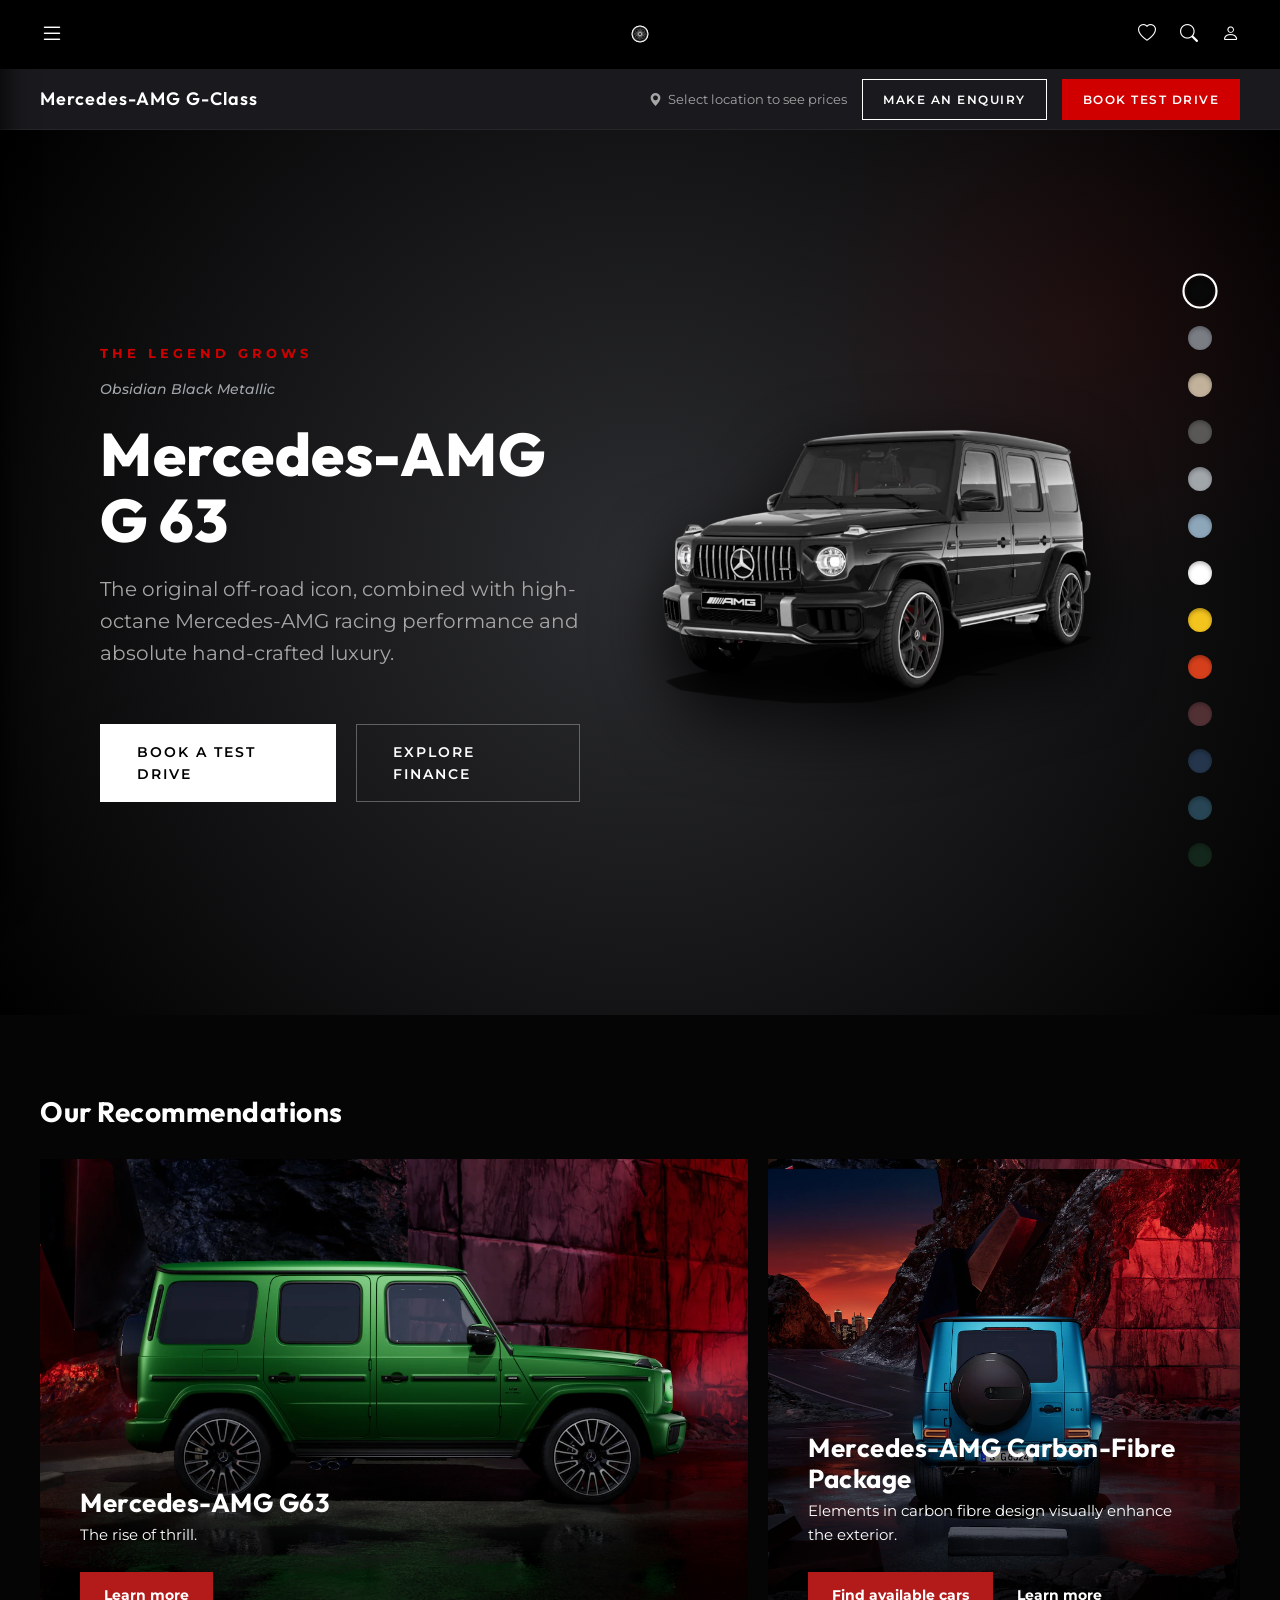
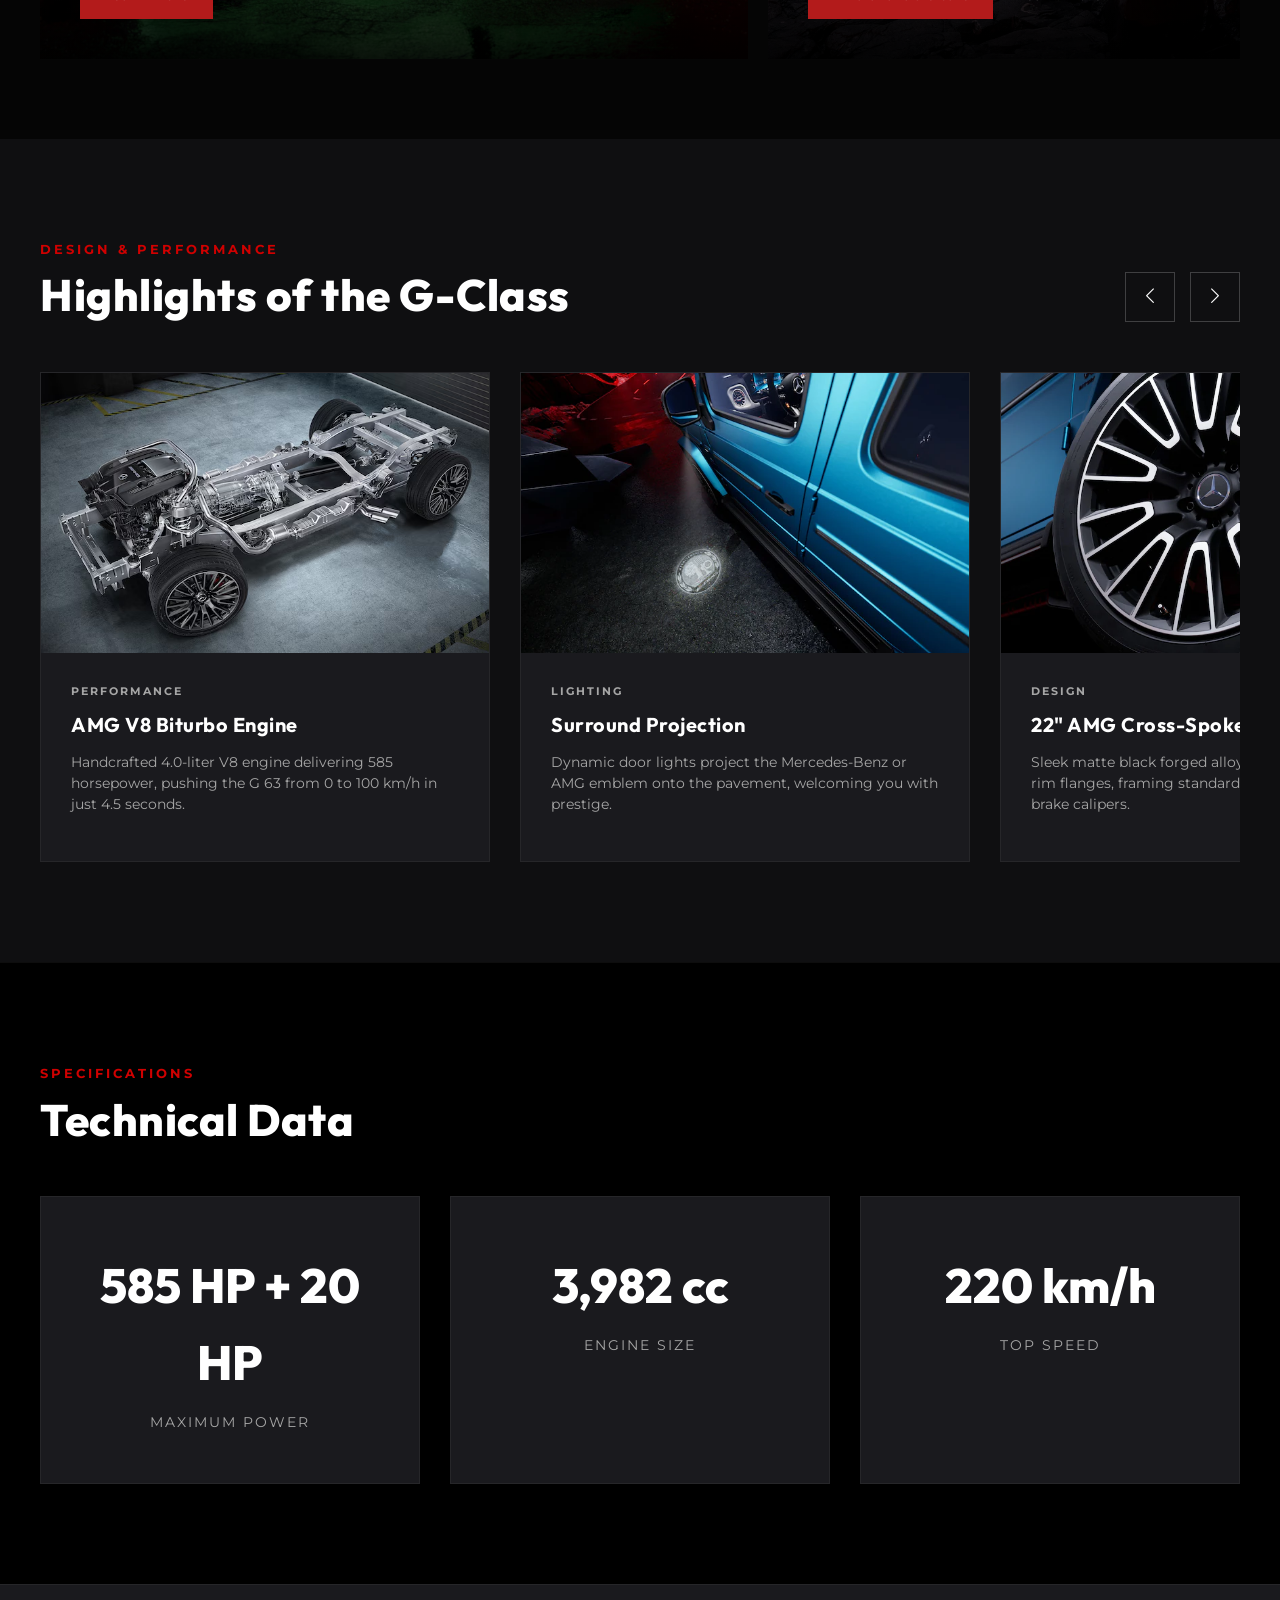
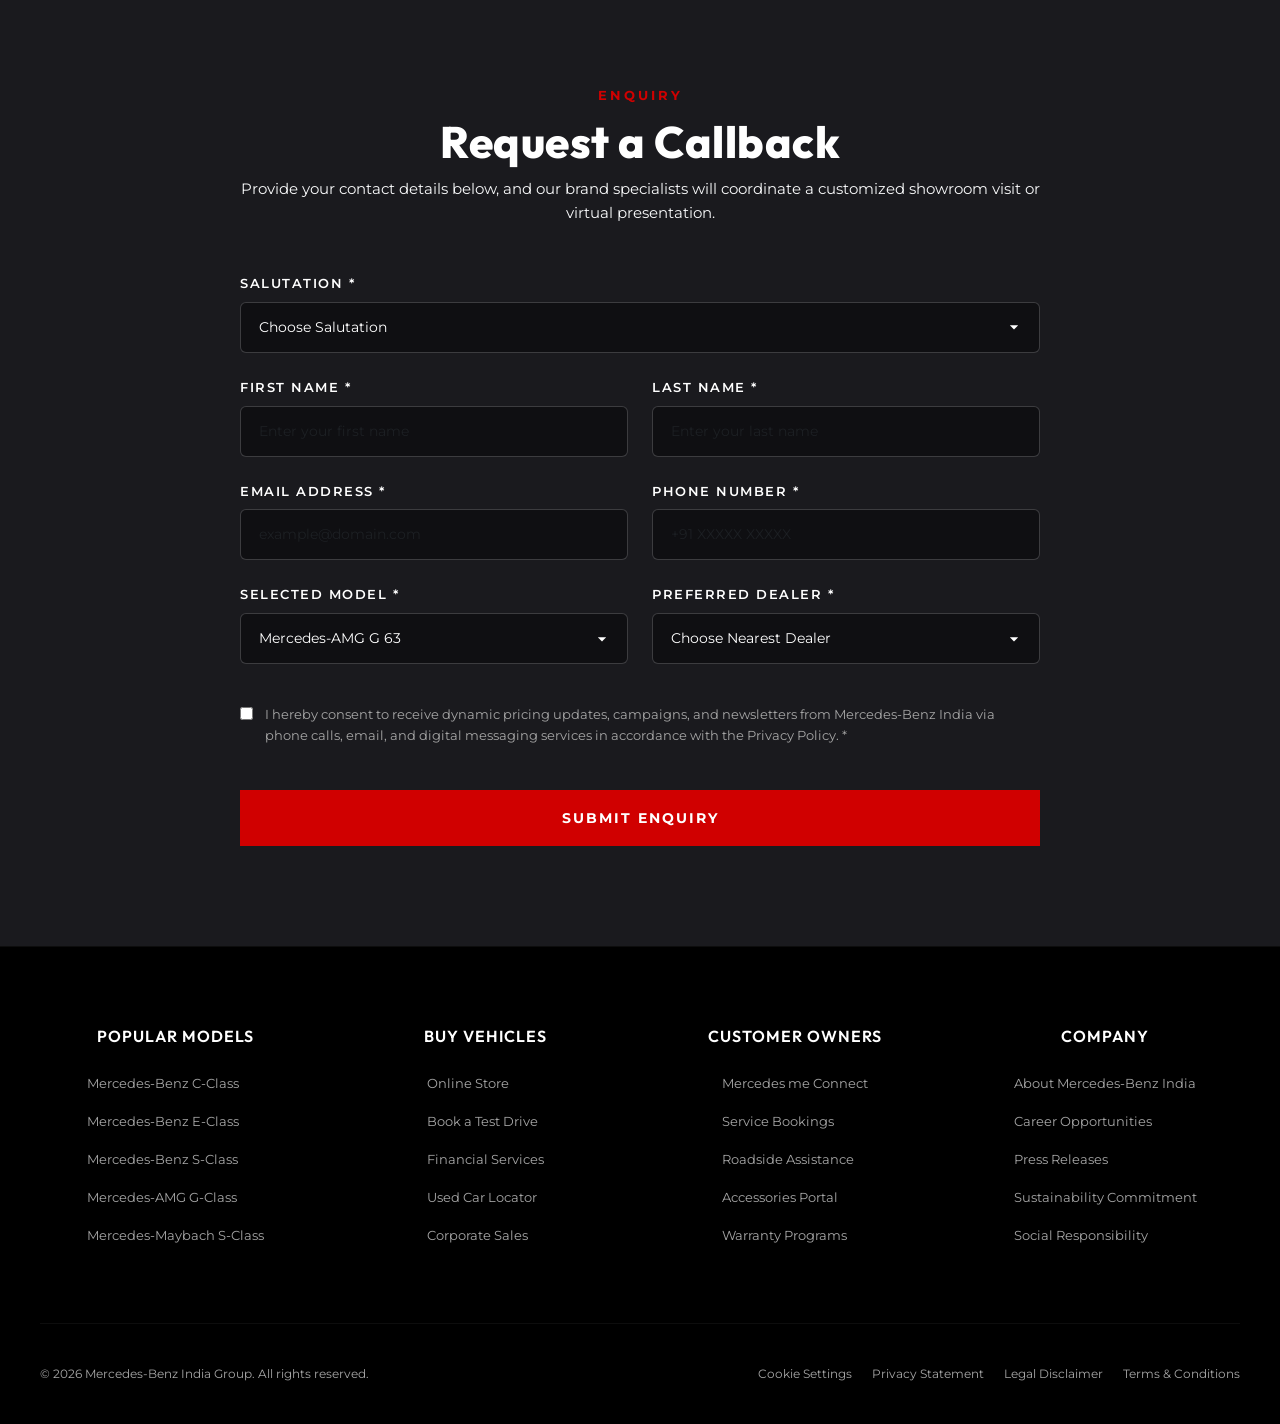
<file: index.html>
<!DOCTYPE html>
<html lang="en">

<head>
    <meta charset="UTF-8">
    <meta name="viewport" content="width=device-width, initial-scale=1.0">
    <title>Mercedes-AMG G-Class | Luxury SUV | Mercedes-Benz India</title>
    <link href="https://cdn.jsdelivr.net/npm/bootstrap@5.3.2/dist/css/bootstrap.min.css" rel="stylesheet">
    <link rel="stylesheet" href="https://cdn.jsdelivr.net/npm/bootstrap-icons@1.11.1/font/bootstrap-icons.css">
    <link rel="stylesheet" href="assets/css/styles.css">
</head>

<body>

    <header class="global-header">
        <div class="navbar">
            <div class="header-left">
                <button class="menu-toggle" id="menuToggleBtn" aria-label="Open Navigation Menu">
                    <i class="bi bi-list"></i>
                </button>
                <a href="index.html" class="brand-logo">
                    <img src="assets/images/mercedes-logo.webp" alt="Mercedes-Benz Logo">
                </a>
            </div>

            <div class="header-right">
                <button class="header-icon-link" aria-label="Wishlist">
                    <i class="bi bi-heart"></i>
                </button>
                <button class="header-icon-link" aria-label="Search">
                    <i class="bi bi-search"></i>
                </button>
                <button class="header-icon-link" aria-label="Account Login">
                    <i class="bi bi-person"></i>
                </button>
            </div>
        </div>
    </header>

    <nav class="menu-drawer" id="sideNavDrawer">
        <button class="menu-drawer-close" aria-label="Close Navigation Menu">
            <i class="bi bi-x"></i>
        </button>
        <div class="menu-drawer-logo">
            <img src="assets/images/mercedes-logo.webp" alt="Mercedes-Benz Logo">
        </div>
        <ul class="menu-nav-links">
            <li><a href="index.html" class="active"><i class="bi bi-chevron-right me-2"></i>Mercedes-AMG G-Class</a>
            </li>
            <li><a href="test-drive.html"><i class="bi bi-chevron-right me-2"></i>Book a Test Drive</a></li>
            <li><a href="finance.html"><i class="bi bi-chevron-right me-2"></i>Financial Services</a></li>
        </ul>
    </nav>

    <div class="sub-header">
        <div class="sub-header-container">
            <div class="sub-header-title">Mercedes-AMG G-Class</div>
            <div class="sub-header-actions">
                <a href="#" class="location-picker" data-bs-toggle="offcanvas" data-bs-target="#locationOffcanvas">
                    <i class="bi bi-geo-alt-fill"></i> Select location to see prices
                </a>
                <a href="#enquiry-section" class="sub-header-btn sub-header-btn-outline">Make an enquiry</a>
                <a href="test-drive.html" class="sub-header-btn sub-header-btn-solid">Book test drive</a>
            </div>
        </div>
    </div>

    <!-- Main Content -->
    <main>

        <section class="hero-section">
            <div class="hero-bg-accent"></div>
            <div class="hero-container">

                <div class="hero-content">
                    <span class="hero-badge">The Legend Grows</span>
                    <div class="color-name-display"
                        style="font-family: var(--font-body); font-style: italic; color: #a1a6ab; margin-bottom: 20px;">
                        MANUFAKTUR Obsidian Black Metallic</div>

                    <h1 class="hero-title">Mercedes-AMG G 63</h1>
                    <p class="hero-subtitle">The original off-road icon, combined with high-octane Mercedes-AMG racing
                        performance and absolute hand-crafted luxury.</p>

                    <div class="hero-actions">
                        <a href="test-drive.html" class="hero-btn hero-btn-primary">Book a Test Drive</a>
                        <a href="finance.html" class="hero-btn hero-btn-secondary">Explore Finance</a>
                    </div>
                </div>

                <div class="hero-image-container">
                    <div class="hero-image-wrapper">
                        <img src="assets/images/g63-black.avif" class="hero-main-car" alt="Mercedes-AMG G-Class"
                            id="customizerCarImage">
                    </div>
                </div>

                <div class="swatches-list">
                </div>

            </div>
        </section>

        <section class="recommendations-section">
            <div class="recommendations-header">
                <h2 class="recommendations-title">Our Recommendations</h2>
            </div>

            <div class="recommendations-grid">
                <div class="rec-card">
                    <div class="rec-card-img-wrapper">
                        <img src="assets/images/recommendation-g63.webp" alt="Mercedes-AMG G63" class="rec-card-img">
                    </div>
                    <div class="rec-card-content">
                        <h3 class="rec-card-title">Mercedes-AMG G63</h3>
                        <p class="rec-card-text">The rise of thrill.</p>
                        <a href="#" class="rec-card-btn">Learn more</a>
                    </div>
                </div>

                <div class="rec-card">
                    <div class="rec-card-img-wrapper">
                        <img src="assets/images/recommendation-s63.webp" alt="Mercedes-AMG S63 E Performance"
                            class="rec-card-img">
                    </div>
                    <div class="rec-card-content">
                        <h3 class="rec-card-title">Mercedes-AMG Carbon-Fibre Package</h3>
                        <p class="rec-card-text">Elements in carbon fibre design visually enhance the exterior.</p>
                        <div class="d-flex align-items-center gap-4">
                            <a href="test-frive.html" class="rec-card-btn">Find available cars</a>
                            <a href="#" class="text-white text-decoration-none fw-bold" style="font-size: 14px;">Learn
                                more</a>
                        </div>
                    </div>
                </div>
            </div>
        </section>

        <section class="highlights-section">
            <div class="section-container">
                <div class="section-header">
                    <div>
                        <span class="section-label">Design & Performance</span>
                        <h2 class="section-title">Highlights of the G-Class</h2>
                    </div>
                    <div class="slider-controls">
                        <button class="slider-btn slider-btn-prev" aria-label="Previous Highlight"><i
                                class="bi bi-chevron-left"></i></button>
                        <button class="slider-btn slider-btn-next" aria-label="Next Highlight"><i
                                class="bi bi-chevron-right"></i></button>
                    </div>
                </div>

                <div class="highlights-wrapper">
                    <div class="highlights-track">

                        <div class="highlight-card">
                            <div class="highlight-img-container">
                                <img src="assets/images/highlight-engine.avif" alt="V8 Biturbo Engine"
                                    class="highlight-img">
                            </div>
                            <div class="highlight-card-body">
                                <div class="highlight-card-tag">Performance</div>
                                <h3 class="highlight-card-title">AMG V8 Biturbo Engine</h3>
                                <p class="highlight-card-desc">Handcrafted 4.0-liter V8 engine delivering 585
                                    horsepower, pushing the G 63 from 0 to 100 km/h in just 4.5 seconds.</p>
                            </div>
                        </div>

                        <div class="highlight-card">
                            <div class="highlight-img-container">
                                <img src="assets/images/highlight-projector.webp" alt="Mercedes Star Projector"
                                    class="highlight-img">
                            </div>
                            <div class="highlight-card-body">
                                <div class="highlight-card-tag">Lighting</div>
                                <h3 class="highlight-card-title">Surround Projection</h3>
                                <p class="highlight-card-desc">Dynamic door lights project the Mercedes-Benz or AMG
                                    emblem onto the pavement, welcoming you with prestige.</p>
                            </div>
                        </div>

                        <div class="highlight-card">
                            <div class="highlight-img-container">
                                <img src="assets/images/highlight-wheels.webp" alt="AMG 22-inch Wheels"
                                    class="highlight-img">
                            </div>
                            <div class="highlight-card-body">
                                <div class="highlight-card-tag">Design</div>
                                <h3 class="highlight-card-title">22" AMG Cross-Spoke Wheels</h3>
                                <p class="highlight-card-desc">Sleek matte black forged alloy wheels with high-sheen rim
                                    flanges, framing standard high-performance red brake calipers.</p>
                            </div>
                        </div>

                        <div class="highlight-card">
                            <div class="highlight-img-container">
                                <img src="assets/images/highlight-cockpit.jpg" alt="Cockpit luxury dashboard"
                                    class="highlight-img">
                            </div>
                            <div class="highlight-card-body">
                                <div class="highlight-card-tag">Comfort</div>
                                <h3 class="highlight-card-title">Widescreen Cockpit</h3>
                                <p class="highlight-card-desc">Dual 12.3-inch high-resolution displays present driving
                                    details and ambient settings under an elegant glass panel.</p>
                            </div>
                        </div>

                    </div>
                </div>
            </div>
        </section>

        <section class="tech-section">
            <div class="section-container">
                <span class="section-label">Specifications</span>
                <h2 class="section-title">Technical Data</h2>

                <div class="tech-grid">
                    <div class="tech-item">
                        <div class="tech-value tech-val-hp">585 HP + 20 HP</div>
                        <div class="tech-label">Maximum Power</div>
                    </div>
                    <div class="tech-item">
                        <div class="tech-value">3,982 cc</div>
                        <div class="tech-label">Engine Size</div>
                    </div>
                    <div class="tech-item">
                        <div class="tech-value">220 km/h</div>
                        <div class="tech-label">Top Speed</div>
                    </div>
                </div>
            </div>
        </section>

        <section class="enquiry-section" id="enquiry-section">
            <div class="enquiry-container">
                <div class="text-center mb-5">
                    <span class="section-label">Enquiry</span>
                    <h2 class="section-title">Request a Callback</h2>
                    <p class="text-light mt-2">Provide your contact details below, and our brand specialists will
                        coordinate a customized showroom visit or virtual presentation.</p>
                </div>

                <form class="validated-form" novalidate>
                    <div class="form-group">
                        <label class="form-label" for="salutation">Salutation *</label>
                        <select class="form-control" id="salutation" required>
                            <option value="">Choose Salutation</option>
                            <option value="Mr.">Mr.</option>
                            <option value="Ms.">Ms.</option>
                            <option value="Mrs.">Mrs.</option>
                            <option value="Dr.">Dr.</option>
                        </select>
                        <div class="invalid-feedback">Please select your salutation.</div>
                    </div>

                    <div class="form-row">
                        <div class="form-group">
                            <label class="form-label" for="firstName">First Name *</label>
                            <input type="text" class="form-control" id="firstName" placeholder="Enter your first name"
                                required>
                            <div class="invalid-feedback">First name is required.</div>
                        </div>
                        <div class="form-group">
                            <label class="form-label" for="lastName">Last Name *</label>
                            <input type="text" class="form-control" id="lastName" placeholder="Enter your last name"
                                required>
                            <div class="invalid-feedback">Last name is required.</div>
                        </div>
                    </div>

                    <div class="form-row">
                        <div class="form-group">
                            <label class="form-label" for="email">Email Address *</label>
                            <input type="email" class="form-control" id="email" placeholder="example@domain.com"
                                required>
                            <div class="invalid-feedback">Please enter a valid email address.</div>
                        </div>
                        <div class="form-group">
                            <label class="form-label" for="phone">Phone Number *</label>
                            <input type="tel" class="form-control" id="phone" placeholder="+91 XXXXX XXXXX" required>
                            <div class="invalid-feedback">Please enter a valid phone number.</div>
                        </div>
                    </div>

                    <div class="form-row">
                        <div class="form-group">
                            <label class="form-label" for="enquiryModel">Selected Model *</label>
                            <select class="form-control" id="enquiryModel" required>
                                <option value="Mercedes-AMG G 63" selected>Mercedes-AMG G 63</option>
                                <option value="Mercedes-Benz G 400 d">Mercedes-Benz G 400 d</option>
                                <option value="Mercedes-Benz G-Class AMG Line">Mercedes-Benz G-Class AMG Line</option>
                            </select>
                            <div class="invalid-feedback">Model selection is required.</div>
                        </div>
                        <div class="form-group">
                            <label class="form-label" for="preferredDealer">Preferred Dealer *</label>
                            <select class="form-control" id="preferredDealer" required>
                                <option value="">Choose Nearest Dealer</option>
                                <option value="Dealer Mumbai">Shaman Wheels - Mumbai</option>
                                <option value="Dealer Delhi">T&T Motors - New Delhi</option>
                                <option value="Dealer Bengaluru">Sundaram Motors - Bengaluru</option>
                                <option value="Dealer Chennai">Trans Car - Chennai</option>
                            </select>
                            <div class="invalid-feedback">Please choose your preferred dealership.</div>
                        </div>
                    </div>

                    <div class="form-group mt-3">
                        <label class="form-checkbox">
                            <input type="checkbox" id="consentCheckbox" required>
                            <span>I hereby consent to receive dynamic pricing updates, campaigns, and newsletters from
                                Mercedes-Benz India via phone calls, email, and digital messaging services in accordance
                                with the Privacy Policy. *</span>
                        </label>
                        <div class="invalid-feedback" style="margin-left: 25px;">You must agree to the communications
                            consent before submitting.</div>
                    </div>

                    <button type="submit" class="submit-btn">Submit Enquiry</button>
                </form>
            </div>
        </section>

    </main>

    <!-- Footer -->
    <footer>
        <div class="footer-container">
            <div>
                <h4 class="footer-column-title">Popular Models</h4>
                <ul class="footer-links">
                    <li><a
                            href="https://www.mercedes-benz.co.in/passengercars/models/saloon/c-class/overview.html?abtest-new_extint=target&srsltid=AfmBOopZZS3h0OM7IvXWiNgTsAu8xQ3e5tBnXja2hq_MsRfZgouZDFFR">Mercedes-Benz
                            C-Class</a></li>
                    <li><a
                            href="https://www.mercedes-benz.co.in/passengercars/models/saloon/e-class/overview.html?abtest-new_extint=target&srsltid=AfmBOopZZS3h0OM7IvXWiNgTsAu8xQ3e5tBnXja2hq_MsRfZgouZDFFR">Mercedes-Benz
                            E-Class</a></li>
                    <li><a
                            href="https://www.mercedes-benz.co.in/passengercars/models/saloon/s-class/overview.html?abtest-new_extint=target&srsltid=AfmBOopZZS3h0OM7IvXWiNgTsAu8xQ3e5tBnXja2hq_MsRfZgouZDFFR">Mercedes-Benz
                            S-Class</a></li>
                    <li><a href="index.html">Mercedes-AMG G-Class</a></li>
                    <li><a
                            href="https://www.mercedes-benz.co.in/passengercars/models/maybach/s-class/overview.html?abtest-new_extint=target&srsltid=AfmBOopZZS3h0OM7IvXWiNgTsAu8xQ3e5tBnXja2hq_MsRfZgouZDFFR">Mercedes-Maybach
                            S-Class</a></li>
                </ul>
            </div>
            <div>
                <h4 class="footer-column-title">Buy Vehicles</h4>
                <ul class="footer-links">
                    <li><a href="#">Online Store</a></li>
                    <li><a href="test-drive.html">Book a Test Drive</a></li>
                    <li><a href="finance.html">Financial Services</a></li>
                    <li><a href="#">Used Car Locator</a></li>
                    <li><a href="#">Corporate Sales</a></li>
                </ul>
            </div>
            <div>
                <h4 class="footer-column-title">Customer Owners</h4>
                <ul class="footer-links">
                    <li><a href="#">Mercedes me Connect</a></li>
                    <li><a href="#">Service Bookings</a></li>
                    <li><a href="#">Roadside Assistance</a></li>
                    <li><a href="#">Accessories Portal</a></li>
                    <li><a href="#">Warranty Programs</a></li>
                </ul>
            </div>
            <div>
                <h4 class="footer-column-title">Company</h4>
                <ul class="footer-links">
                    <li><a href="#">About Mercedes-Benz India</a></li>
                    <li><a href="#">Career Opportunities</a></li>
                    <li><a href="#">Press Releases</a></li>
                    <li><a href="#">Sustainability Commitment</a></li>
                    <li><a href="#">Social Responsibility</a></li>
                </ul>
            </div>
        </div>

        <div class="footer-bottom">
            <div>&copy; 2026 Mercedes-Benz India Group. All rights reserved.</div>
            <div class="footer-legal-links">
                <a href="https://www.mercedes-benz.co.in/passengercars/content-pool/tool-pages/legal/cookies.html">Cookie
                    Settings</a>
                <a href="https://www.mercedes-benz.co.in/passengercars/brand/privacy.html">Privacy Statement</a>
                <a href="https://www.mercedes-benz.co.in/passengercars/content-pool/tool-pages/legal/legal-notice.html">Legal
                    Disclaimer</a>
                <a
                    href="https://www.mercedes-benz.co.in/passengercars/services/service-warranty-terms-and-conditions.html">Terms
                    & Conditions</a>
            </div>
        </div>
    </footer>

    <div class="offcanvas offcanvas-end bg-dark text-white" tabindex="-1" id="locationOffcanvas"
        aria-labelledby="locationOffcanvasLabel" style="width: 500px; border-left: 1px solid rgba(255,255,255,0.1);">
        <div class="offcanvas-header" style="border-bottom: 1px solid rgba(255,255,255,0.1);">
            <h5 class="offcanvas-title" id="locationOffcanvasLabel" style="font-weight: 700; letter-spacing: 1px;">
                Mercedes-Benz Showrooms in India</h5>
            <button type="button" class="btn-close btn-close-white" data-bs-dismiss="offcanvas"
                aria-label="Close"></button>
        </div>
        <div class="offcanvas-body p-0">
            <iframe
                src="https://www.google.com/maps/embed?pb=!1m16!1m12!1m3!1d14800000!2d78.96288!3d20.593684!2m3!1f0!2f0!3f0!3m2!1i1024!2i768!4f13.1!2m1!1smercedes%20benz%20showrooms%20india!5e0!3m2!1sen!2sus!4v1700000000000"
                width="100%" height="100%" style="border:0;" allowfullscreen="" loading="lazy"
                referrerpolicy="no-referrer-when-downgrade"></iframe>
        </div>
    </div>

    <!-- https://www.mercedes-benz.co.in/passengercars/models/suv/g-class/amg.html?abtest-new_extint=target#contact -->

    <script src="https://code.jquery.com/jquery-3.7.1.min.js"></script>
    <script src="https://cdn.jsdelivr.net/npm/bootstrap@5.3.2/dist/js/bootstrap.bundle.min.js"></script>
    <script src="assets/js/app.js"></script>
</body>

</html>
</file>
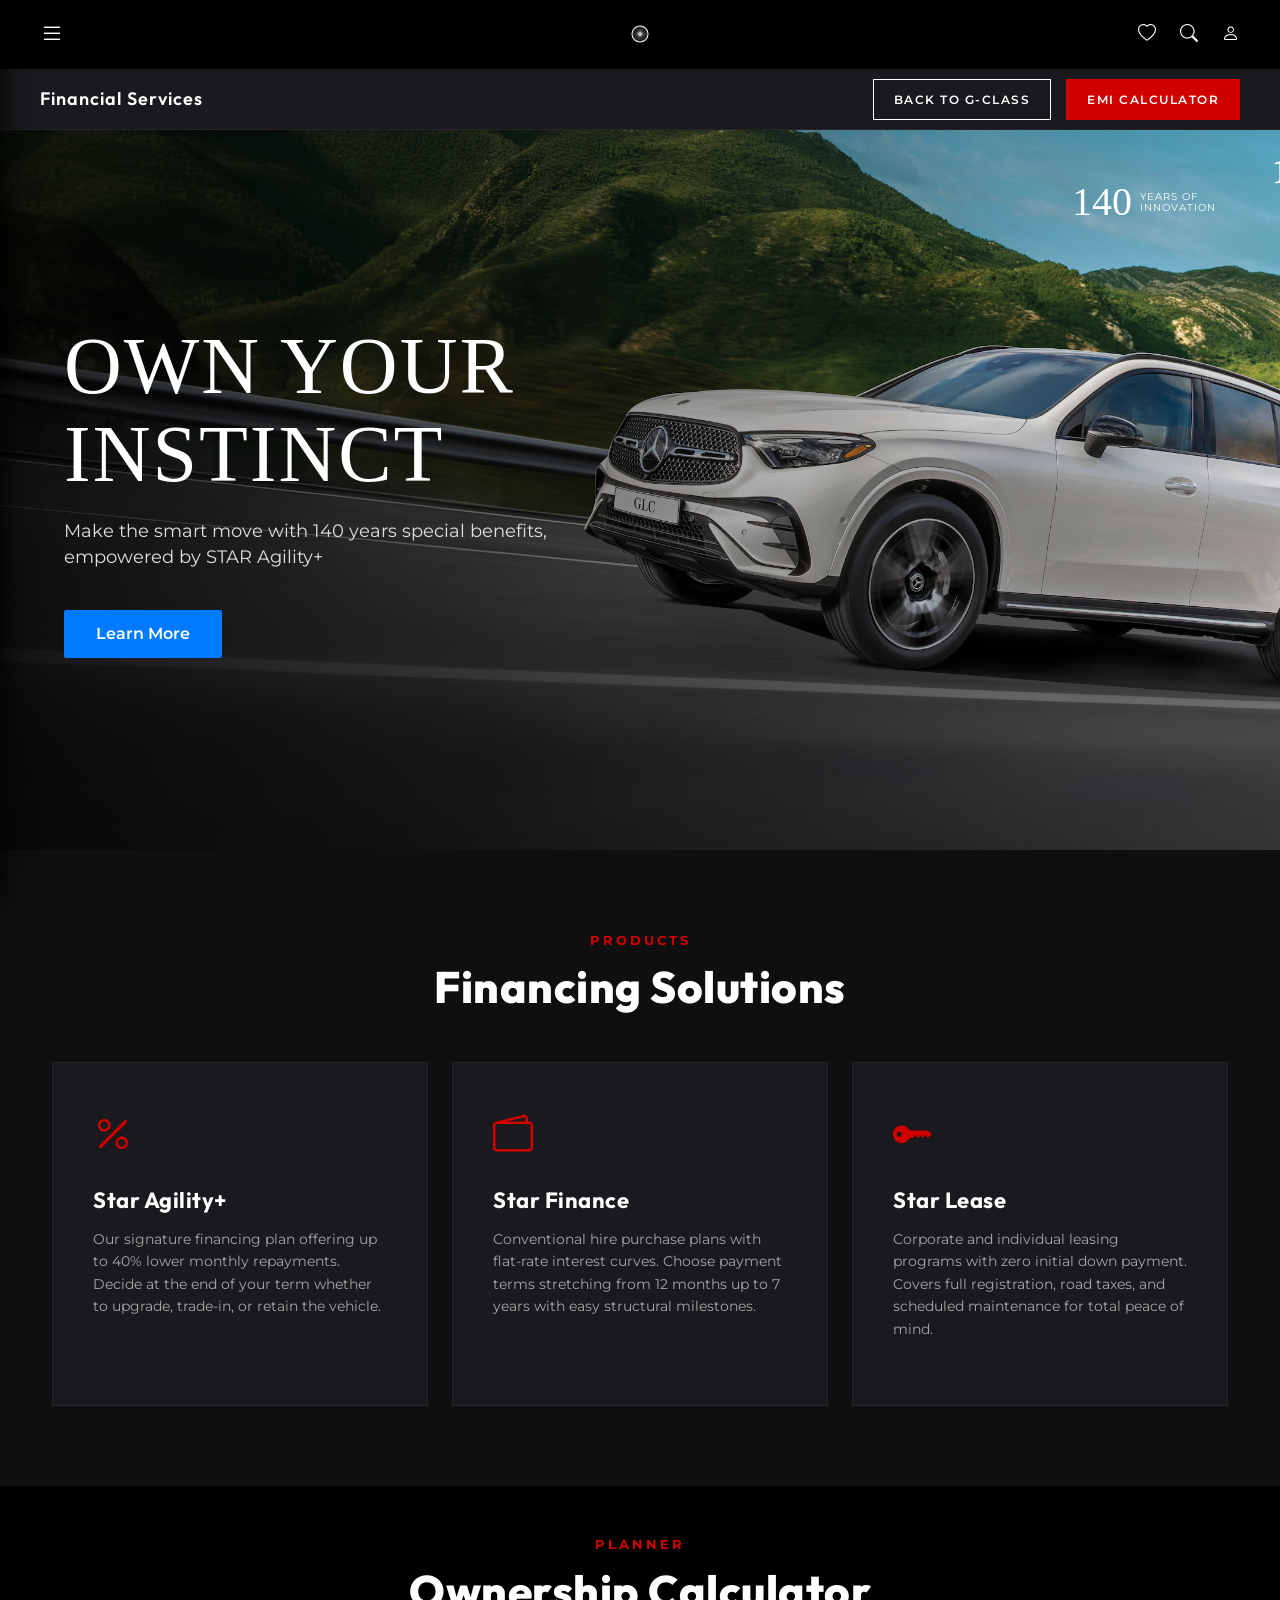
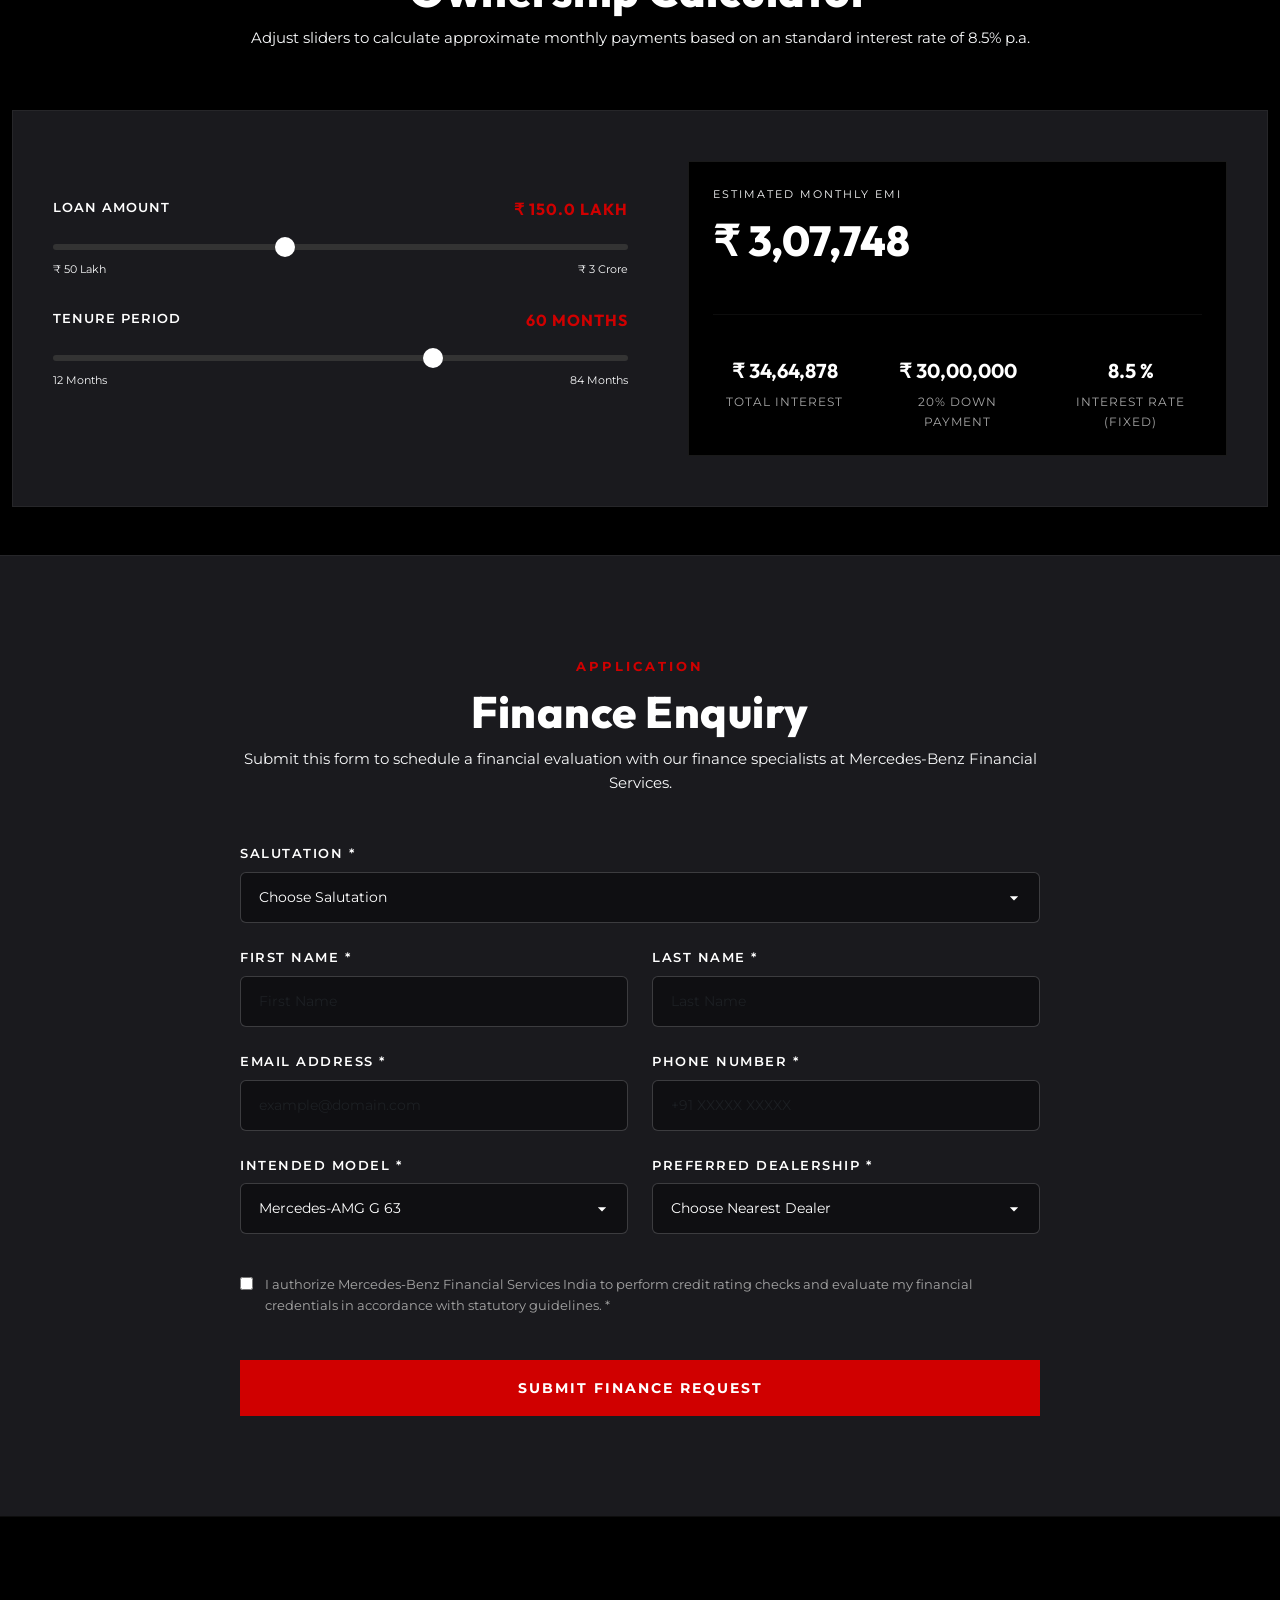
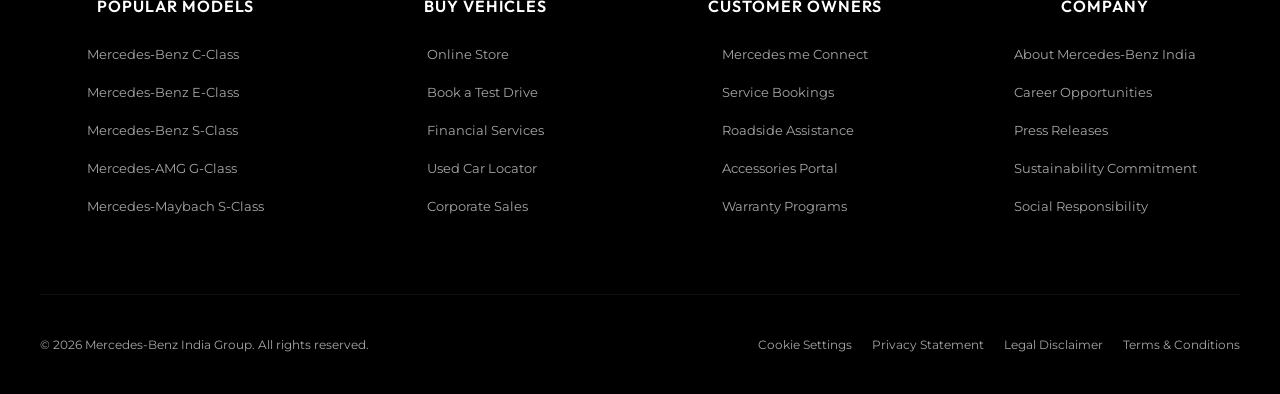
<file: finance.html>
<!DOCTYPE html>
<html lang="en">

<head>
    <meta charset="UTF-8">
    <meta name="viewport" content="width=device-width, initial-scale=1.0">
    <title>Financial Services | Mercedes-Benz India</title>
    <link href="https://cdn.jsdelivr.net/npm/bootstrap@5.3.2/dist/css/bootstrap.min.css" rel="stylesheet">
    <link rel="stylesheet" href="https://cdn.jsdelivr.net/npm/bootstrap-icons@1.11.1/font/bootstrap-icons.css">
    <link rel="stylesheet" href="assets/css/styles.css">
</head>

<body>

    <header class="global-header">
        <div class="navbar">
            <div class="header-left">
                <button class="menu-toggle" id="menuToggleBtn" aria-label="Open Navigation Menu">
                    <i class="bi bi-list"></i>
                </button>
                <a href="index.html" class="brand-logo">
                    <img src="assets/images/mercedes-logo.webp" alt="Mercedes-Benz Logo">
                </a>
            </div>

            <div class="header-right">
                <button class="header-icon-link" aria-label="Wishlist">
                    <i class="bi bi-heart"></i>
                </button>
                <button class="header-icon-link" aria-label="Search">
                    <i class="bi bi-search"></i>
                </button>
                <button class="header-icon-link" aria-label="Account Login">
                    <i class="bi bi-person"></i>
                </button>
            </div>
        </div>
    </header>

    <nav class="menu-drawer" id="sideNavDrawer">
        <button class="menu-drawer-close" aria-label="Close Navigation Menu">
            <i class="bi bi-x"></i>
        </button>
        <div class="menu-drawer-logo">
            <img src="assets/images/mercedes-logo.webp" alt="Mercedes-Benz Logo">
        </div>
        <ul class="menu-nav-links">
            <li><a href="index.html"><i class="bi bi-chevron-right me-2"></i>Mercedes-AMG G-Class</a></li>
            <li><a href="test-drive.html"><i class="bi bi-chevron-right me-2"></i>Book a Test Drive</a></li>
            <li><a href="finance.html" class="active"><i class="bi bi-chevron-right me-2"></i>Financial Services</a>
            </li>
        </ul>
    </nav>

    <div class="sub-header">
        <div class="sub-header-container">
            <div class="sub-header-title">Financial Services</div>
            <div class="sub-header-actions">
                <a href="index.html" class="sub-header-btn sub-header-btn-outline">Back to G-Class</a>
                <a href="#calculator-section" class="sub-header-btn sub-header-btn-solid">EMI Calculator</a>
            </div>
        </div>
    </div>

    <!-- Main Content -->
    <main>

        <section class="finance-hero">
            <div class="finance-hero-content">
                <h1 class="finance-hero-title">OWN YOUR<br>INSTINCT</h1>
                <p class="finance-hero-subtitle">Make the smart move with 140 years special benefits,<br>empowered by
                    STAR Agility+</p>
                <a href="#calculator-section" class="btn btn-primary finance-learn-more-btn">Learn More</a>
            </div>
            <div class="finance-hero-badge">
                <div class="num">140</div>
                <div class="text">YEARS OF<br>INNOVATION</div>
            </div>
        </section>

        <section class="finance-promo-section">
            <div class="container section-container">
                <div class="text-center mb-5">
                    <span class="section-label">Products</span>
                    <h2 class="section-title">Financing Solutions</h2>
                </div>

                <div class="row g-4">
                    <div class="col-md-4">
                        <div class="finance-card">
                            <div class="finance-card-icon"><i class="bi bi-percent"></i></div>
                            <h3 class="finance-card-title">Star Agility+</h3>
                            <p class="finance-card-text">Our signature financing plan offering up to 40% lower monthly
                                repayments. Decide at the end of your term whether to upgrade, trade-in, or retain the
                                vehicle.</p>
                        </div>
                    </div>

                    <div class="col-md-4">
                        <div class="finance-card">
                            <div class="finance-card-icon"><i class="bi bi-wallet2"></i></div>
                            <h3 class="finance-card-title">Star Finance</h3>
                            <p class="finance-card-text">Conventional hire purchase plans with flat-rate interest
                                curves. Choose payment terms stretching from 12 months up to 7 years with easy
                                structural milestones.</p>
                        </div>
                    </div>

                    <div class="col-md-4">
                        <div class="finance-card">
                            <div class="finance-card-icon"><i class="bi bi-key-fill"></i></div>
                            <h3 class="finance-card-title">Star Lease</h3>
                            <p class="finance-card-text">Corporate and individual leasing programs with zero initial
                                down payment. Covers full registration, road taxes, and scheduled maintenance for total
                                peace of mind.</p>
                        </div>
                    </div>
                </div>
            </div>
        </section>

        <section class="py-5 bg-black" id="calculator-section">
            <div class="container section-container">
                <div class="text-center">
                    <span class="section-label">Planner</span>
                    <h2 class="section-title">Ownership Calculator</h2>
                    <p class="text-light mt-2">Adjust sliders to calculate approximate monthly payments based on an
                        standard interest rate of 8.5% p.a.</p>
                </div>

                <div class="finance-calculator-box">
                    <div class="row align-items-center">

                        <div class="col-lg-6 mb-4 mb-lg-0">

                            <div class="calc-range-wrapper">
                                <div class="calc-range-label">
                                    <span>Loan Amount</span>
                                    <span class="calc-range-val" id="loanVal">₹ 150.0 Lakh</span>
                                </div>
                                <input type="range" id="loanRange" min="5000000" max="30000000" step="500000"
                                    value="15000000" aria-label="Loan Amount Range Slider">
                                <div class="d-flex justify-content-between text-light mt-1" style="font-size: 11px;">
                                    <span>₹ 50 Lakh</span>
                                    <span>₹ 3 Crore</span>
                                </div>
                            </div>

                            <div class="calc-range-wrapper">
                                <div class="calc-range-label">
                                    <span>Tenure Period</span>
                                    <span class="calc-range-val" id="tenureVal">60 Months</span>
                                </div>
                                <input type="range" id="tenureRange" min="12" max="84" step="12" value="60"
                                    aria-label="Tenure Period Range Slider">
                                <div class="d-flex justify-content-between text-light mt-1" style="font-size: 11px;">
                                    <span>12 Months</span>
                                    <span>84 Months</span>
                                </div>
                            </div>

                        </div>

                        <div class="col-lg-6 text-center text-lg-start ps-lg-5">
                            <div class="bg-black p-4 border border-light border-opacity-10">
                                <div class="text-light text-uppercase mb-1"
                                    style="font-size: 11px; letter-spacing: 2px;">Estimated Monthly EMI</div>
                                <div class="calc-result-val text-white" id="emiResult"
                                    style="font-size: 42px; font-weight: 800;">₹ 3,07,670</div>

                                <div class="calc-results-grid">
                                    <div class="calc-result-item">
                                        <div class="calc-result-val text-white" id="interestResult"
                                            style="font-size: 20px;">₹ 34,60,200</div>
                                        <div class="calc-result-lbl">Total Interest</div>
                                    </div>
                                    <div class="calc-result-item">
                                        <div class="calc-result-val text-white" id="downPaymentResult"
                                            style="font-size: 20px;">₹ 30,00,000</div>
                                        <div class="calc-result-lbl">20% Down Payment</div>
                                    </div>
                                    <div class="calc-result-item">
                                        <div class="calc-result-val text-white" style="font-size: 20px;">8.5 %</div>
                                        <div class="calc-result-lbl">Interest Rate (Fixed)</div>
                                    </div>
                                </div>
                            </div>
                        </div>

                    </div>
                </div>
            </div>
        </section>

        <section class="enquiry-section">
            <div class="enquiry-container">
                <div class="text-center mb-5">
                    <span class="section-label">Application</span>
                    <h2 class="section-title">Finance Enquiry</h2>
                    <p class="text-light mt-2">Submit this form to schedule a financial evaluation with our finance
                        specialists at Mercedes-Benz Financial Services.</p>
                </div>

                <form class="validated-form" novalidate>
                    <div class="form-group">
                        <label class="form-label" for="salutation">Salutation *</label>
                        <select class="form-control" id="salutation" required>
                            <option value="">Choose Salutation</option>
                            <option value="Mr.">Mr.</option>
                            <option value="Ms.">Ms.</option>
                            <option value="Mrs.">Mrs.</option>
                            <option value="Dr.">Dr.</option>
                        </select>
                        <div class="invalid-feedback">Salutation selection is required.</div>
                    </div>

                    <div class="form-row">
                        <div class="form-group">
                            <label class="form-label" for="firstName">First Name *</label>
                            <input type="text" class="form-control" id="firstName" placeholder="First Name" required>
                            <div class="invalid-feedback">First name is required.</div>
                        </div>
                        <div class="form-group">
                            <label class="form-label" for="lastName">Last Name *</label>
                            <input type="text" class="form-control" id="lastName" placeholder="Last Name" required>
                            <div class="invalid-feedback">Last name is required.</div>
                        </div>
                    </div>

                    <div class="form-row">
                        <div class="form-group">
                            <label class="form-label" for="email">Email Address *</label>
                            <input type="email" class="form-control" id="email" placeholder="example@domain.com"
                                required>
                            <div class="invalid-feedback">Please enter a valid email address.</div>
                        </div>
                        <div class="form-group">
                            <label class="form-label" for="phone">Phone Number *</label>
                            <input type="tel" class="form-control" id="phone" placeholder="+91 XXXXX XXXXX" required>
                            <div class="invalid-feedback">Please enter a valid phone number.</div>
                        </div>
                    </div>

                    <div class="form-row">
                        <div class="form-group">
                            <label class="form-label" for="modelSelect">Intended Model *</label>
                            <select class="form-control" id="modelSelect" required>
                                <option value="Mercedes-AMG G 63">Mercedes-AMG G 63</option>
                                <option value="Mercedes-Benz C-Class">Mercedes-Benz C-Class</option>
                                <option value="Mercedes-Benz E-Class">Mercedes-Benz E-Class</option>
                                <option value="Mercedes-Benz S-Class">Mercedes-Benz S-Class</option>
                            </select>
                            <div class="invalid-feedback">Model is required.</div>
                        </div>
                        <div class="form-group">
                            <label class="form-label" for="dealer">Preferred Dealership *</label>
                            <select class="form-control" id="dealer" required>
                                <option value="">Choose Nearest Dealer</option>
                                <option value="Dealer Mumbai">Shaman Wheels - Mumbai</option>
                                <option value="Dealer Delhi">T&T Motors - New Delhi</option>
                                <option value="Dealer Bengaluru">Sundaram Motors - Bengaluru</option>
                                <option value="Dealer Chennai">Trans Car - Chennai</option>
                            </select>
                            <div class="invalid-feedback">Dealer choice is required.</div>
                        </div>
                    </div>

                    <div class="form-group mt-3">
                        <label class="form-checkbox">
                            <input type="checkbox" id="consent" required>
                            <span>I authorize Mercedes-Benz Financial Services India to perform credit rating checks and
                                evaluate my financial credentials in accordance with statutory guidelines. *</span>
                        </label>
                        <div class="invalid-feedback" style="margin-left: 25px;">You must consent to the credit
                            evaluation review.</div>
                    </div>

                    <button type="submit" class="submit-btn">Submit Finance Request</button>
                </form>
            </div>
        </section>

    </main>

    <!-- Footer -->
    <footer>
        <div class="footer-container">
            <div>
                <h4 class="footer-column-title">Popular Models</h4>
                <ul class="footer-links">
                    <li><a
                            href="https://www.mercedes-benz.co.in/passengercars/models/saloon/c-class/overview.html?abtest-new_extint=target&srsltid=AfmBOopZZS3h0OM7IvXWiNgTsAu8xQ3e5tBnXja2hq_MsRfZgouZDFFR">Mercedes-Benz
                            C-Class</a></li>
                    <li><a
                            href="https://www.mercedes-benz.co.in/passengercars/models/saloon/e-class/overview.html?abtest-new_extint=target&srsltid=AfmBOopZZS3h0OM7IvXWiNgTsAu8xQ3e5tBnXja2hq_MsRfZgouZDFFR">Mercedes-Benz
                            E-Class</a></li>
                    <li><a
                            href="https://www.mercedes-benz.co.in/passengercars/models/saloon/s-class/overview.html?abtest-new_extint=target&srsltid=AfmBOopZZS3h0OM7IvXWiNgTsAu8xQ3e5tBnXja2hq_MsRfZgouZDFFR">Mercedes-Benz
                            S-Class</a></li>
                    <li><a href="index.html">Mercedes-AMG G-Class</a></li>
                    <li><a
                            href="https://www.mercedes-benz.co.in/passengercars/models/maybach/s-class/overview.html?abtest-new_extint=target&srsltid=AfmBOopZZS3h0OM7IvXWiNgTsAu8xQ3e5tBnXja2hq_MsRfZgouZDFFR">Mercedes-Maybach
                            S-Class</a></li>
                </ul>
            </div>
            <div>
                <h4 class="footer-column-title">Buy Vehicles</h4>
                <ul class="footer-links">
                    <li><a href="#">Online Store</a></li>
                    <li><a href="test-drive.html">Book a Test Drive</a></li>
                    <li><a href="finance.html">Financial Services</a></li>
                    <li><a href="#">Used Car Locator</a></li>
                    <li><a href="#">Corporate Sales</a></li>
                </ul>
            </div>
            <div>
                <h4 class="footer-column-title">Customer Owners</h4>
                <ul class="footer-links">
                    <li><a href="#">Mercedes me Connect</a></li>
                    <li><a href="#">Service Bookings</a></li>
                    <li><a href="#">Roadside Assistance</a></li>
                    <li><a href="#">Accessories Portal</a></li>
                    <li><a href="#">Warranty Programs</a></li>
                </ul>
            </div>
            <div>
                <h4 class="footer-column-title">Company</h4>
                <ul class="footer-links">
                    <li><a href="#">About Mercedes-Benz India</a></li>
                    <li><a href="#">Career Opportunities</a></li>
                    <li><a href="#">Press Releases</a></li>
                    <li><a href="#">Sustainability Commitment</a></li>
                    <li><a href="#">Social Responsibility</a></li>
                </ul>
            </div>
        </div>

        <div class="footer-bottom">
            <div>&copy; 2026 Mercedes-Benz India Group. All rights reserved.</div>
            <div class="footer-legal-links">
                <a href="https://www.mercedes-benz.co.in/passengercars/content-pool/tool-pages/legal/cookies.html">Cookie
                    Settings</a>
                <a href="https://www.mercedes-benz.co.in/passengercars/brand/privacy.html">Privacy Statement</a>
                <a href="https://www.mercedes-benz.co.in/passengercars/content-pool/tool-pages/legal/legal-notice.html">Legal
                    Disclaimer</a>
                <a
                    href="https://www.mercedes-benz.co.in/passengercars/services/service-warranty-terms-and-conditions.html">Terms
                    & Conditions</a>
            </div>
        </div>
    </footer>

    <script src="https://code.jquery.com/jquery-3.7.1.min.js"></script>
    <script src="https://cdn.jsdelivr.net/npm/bootstrap@5.3.2/dist/js/bootstrap.bundle.min.js"></script>
    <script src="assets/js/app.js"></script>
</body>

</html>
</file>
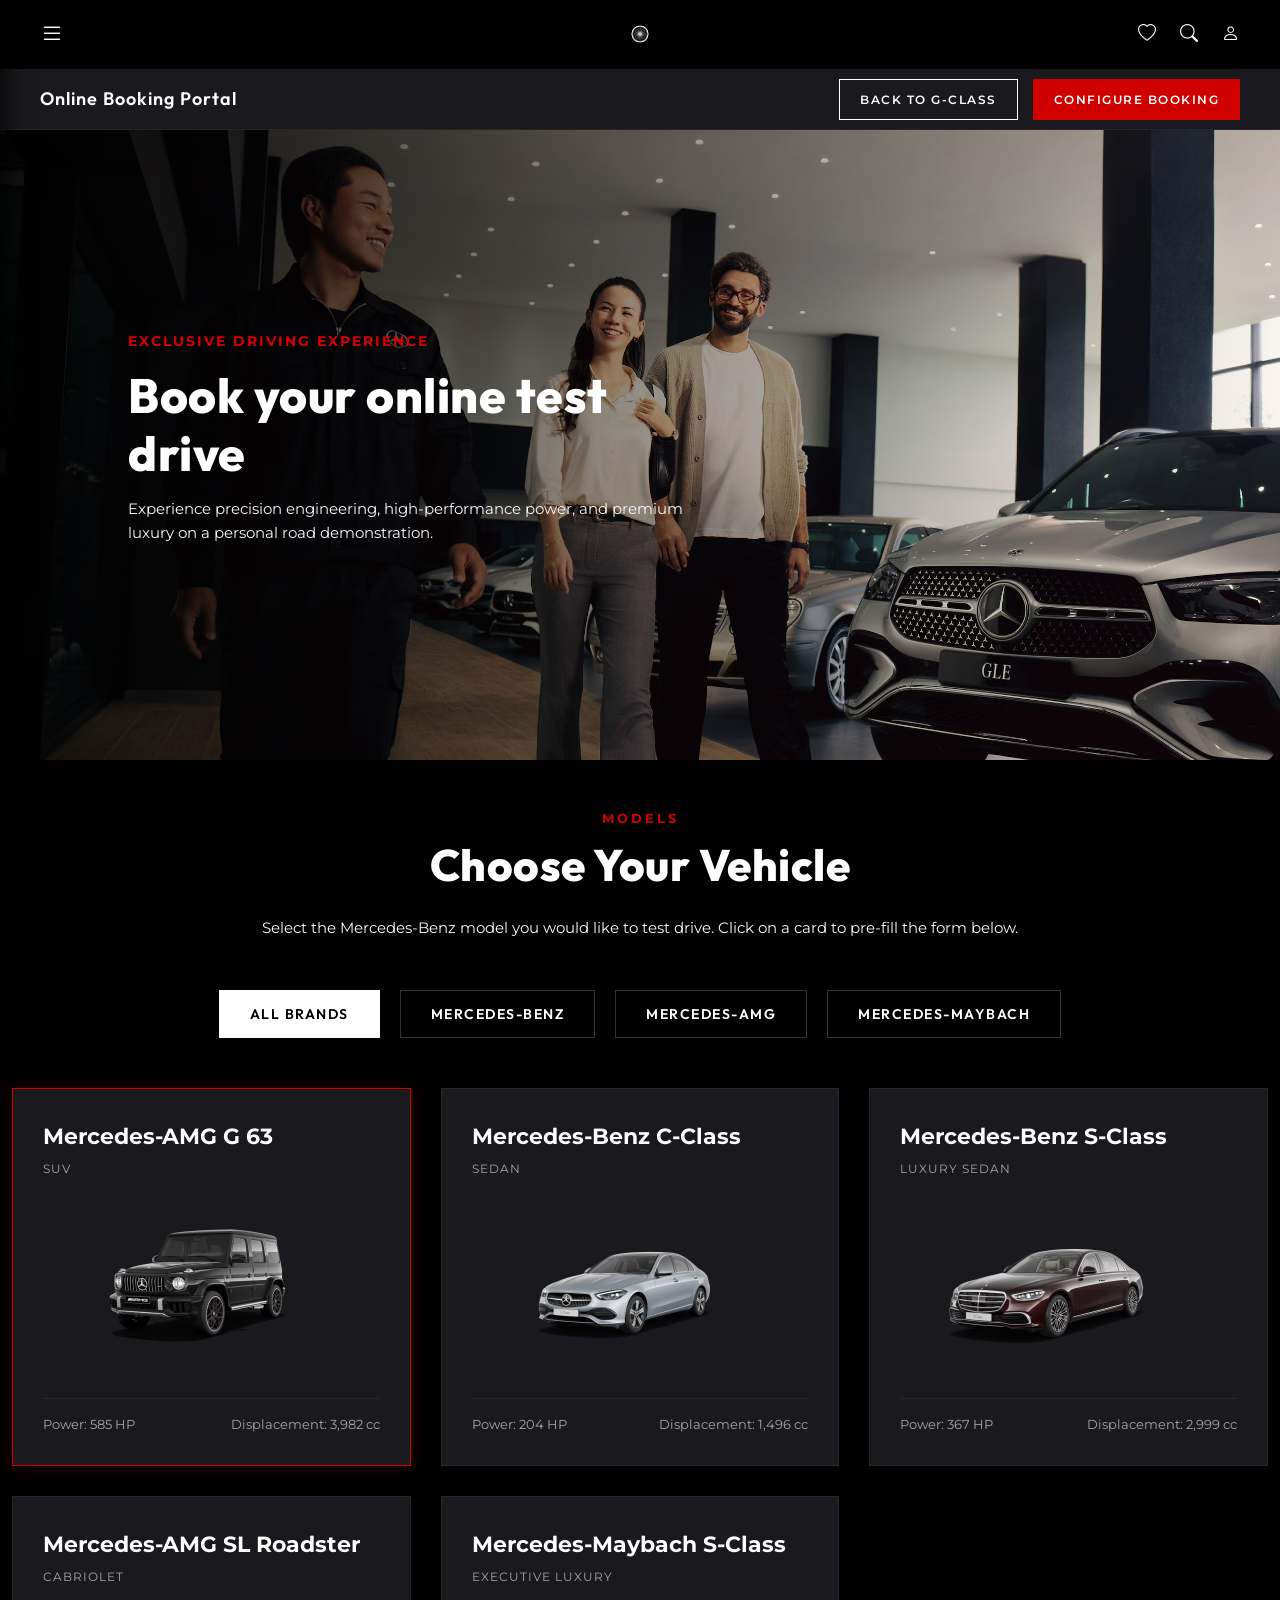
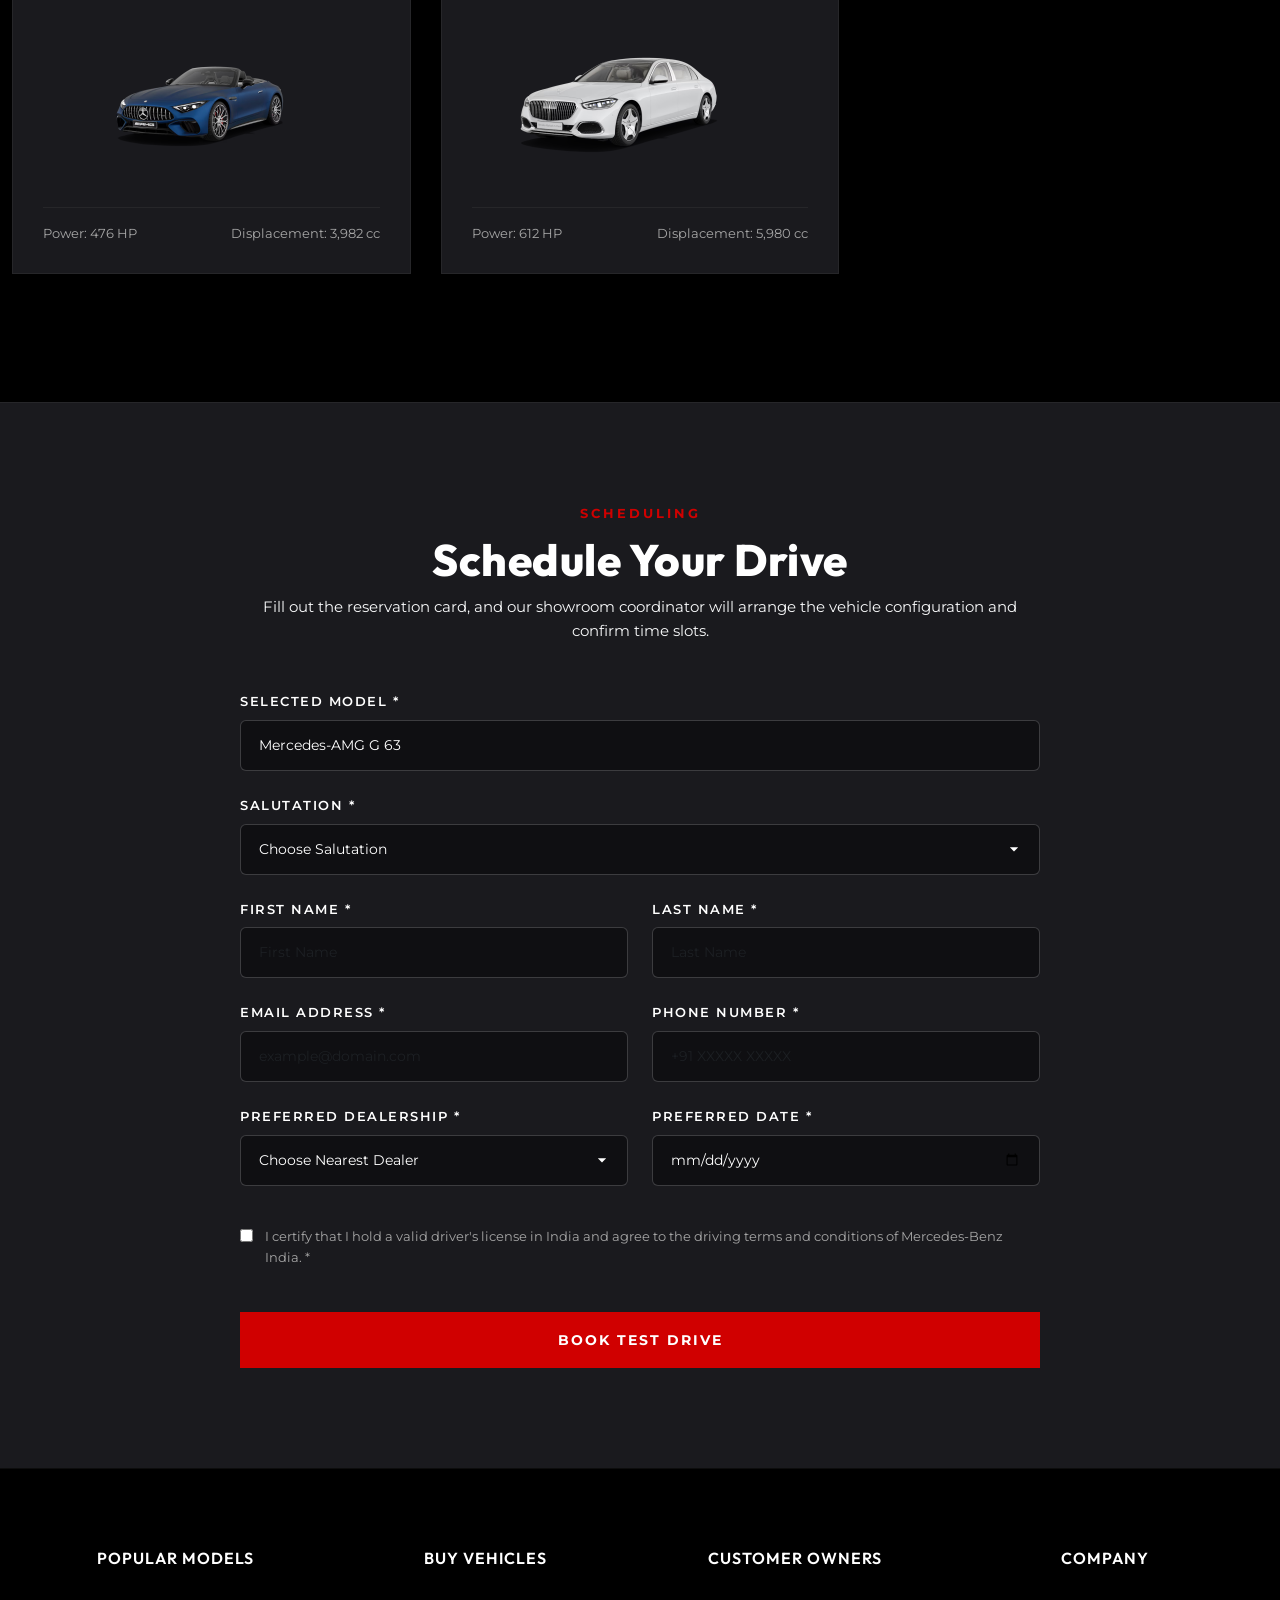
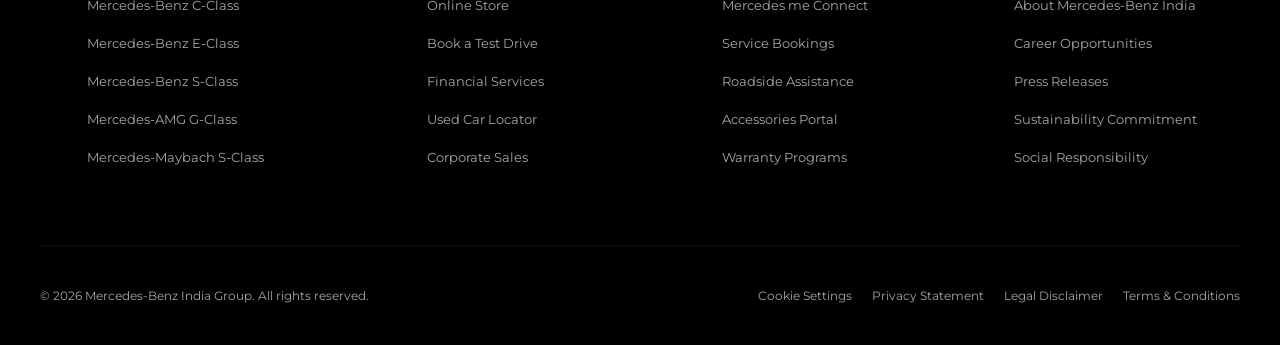
<file: test-drive.html>
<!DOCTYPE html>
<html lang="en">

<head>
    <meta charset="UTF-8">
    <meta name="viewport" content="width=device-width, initial-scale=1.0">
    <title>Book a Test Drive | Mercedes-Benz India</title>
    <link href="https://cdn.jsdelivr.net/npm/bootstrap@5.3.2/dist/css/bootstrap.min.css" rel="stylesheet">
    <link rel="stylesheet" href="https://cdn.jsdelivr.net/npm/bootstrap-icons@1.11.1/font/bootstrap-icons.css">
    <link rel="stylesheet" href="assets/css/styles.css">
</head>

<body>

    <header class="global-header">
        <div class="navbar">
            <div class="header-left">
                <button class="menu-toggle" id="menuToggleBtn" aria-label="Open Navigation Menu">
                    <i class="bi bi-list"></i>
                </button>
                <a href="index.html" class="brand-logo">
                    <img src="assets/images/mercedes-logo.webp" alt="Mercedes-Benz Logo">
                </a>
            </div>

            <div class="header-right">
                <button class="header-icon-link" aria-label="Wishlist">
                    <i class="bi bi-heart"></i>
                </button>
                <button class="header-icon-link" aria-label="Search">
                    <i class="bi bi-search"></i>
                </button>
                <button class="header-icon-link" aria-label="Account Login">
                    <i class="bi bi-person"></i>
                </button>
            </div>
        </div>
    </header>

    <nav class="menu-drawer" id="sideNavDrawer">
        <button class="menu-drawer-close" aria-label="Close Navigation Menu">
            <i class="bi bi-x"></i>
        </button>
        <div class="menu-drawer-logo">
            <img src="assets/images/mercedes-logo.webp" alt="Mercedes-Benz Logo">
        </div>
        <ul class="menu-nav-links">
            <li><a href="index.html"><i class="bi bi-chevron-right me-2"></i>Mercedes-AMG G-Class</a></li>
            <li><a href="test-drive.html" class="active"><i class="bi bi-chevron-right me-2"></i>Book a Test Drive</a>
            </li>
            <li><a href="finance.html"><i class="bi bi-chevron-right me-2"></i>Financial Services</a></li>
        </ul>
    </nav>

    <div class="sub-header">
        <div class="sub-header-container">
            <div class="sub-header-title">Online Booking Portal</div>
            <div class="sub-header-actions">
                <a href="index.html" class="sub-header-btn sub-header-btn-outline">Back to G-Class</a>
                <a href="#booking-form-section" class="sub-header-btn sub-header-btn-solid">Configure Booking</a>
            </div>
        </div>
    </div>

    <!-- Main Content -->
    <main>

        <section class="hero-subpage">
            <div style="max-width: 600px;">
                <span class="hero-badge"
                    style="color: #d50000; font-weight: 700; letter-spacing: 2px; font-size: 14px; text-transform: uppercase;">Exclusive
                    Driving Experience</span>
                <h1 class="hero-subpage-title" style="color: white;">Book your online test drive</h1>
                <p class="text-light">Experience precision engineering, high-performance power,
                    and premium luxury on a personal road demonstration.</p>
            </div>
        </section>

        <section class="py-5 bg-black">
            <div class="container section-container">
                <div class="text-center">
                    <span class="section-label">Models</span>
                    <h2 class="section-title mb-4">Choose Your Vehicle</h2>
                    <p class="text-light">Select the Mercedes-Benz model you would like to test drive. Click on a card
                        to pre-fill the form below.</p>
                </div>

                <div class="brand-selector-tabs">
                    <button class="brand-tab-btn active" data-filter="all">All Brands</button>
                    <button class="brand-tab-btn" data-filter="benz">Mercedes-Benz</button>
                    <button class="brand-tab-btn" data-filter="amg">Mercedes-AMG</button>
                    <button class="brand-tab-btn" data-filter="maybach">Mercedes-Maybach</button>
                </div>

                <div class="model-selection-grid">

                    <div class="model-card active" data-brand="amg">
                        <div class="model-card-title">Mercedes-AMG G 63</div>
                        <div class="model-card-series">SUV</div>
                        <div class="model-card-img-container">
                            <img src="assets/images/g63-black.avif" alt="Mercedes-AMG G 63" class="model-card-img">
                        </div>
                        <div class="model-card-specs">
                            <span>Power: 585 HP</span>
                            <span>Displacement: 3,982 cc</span>
                        </div>
                    </div>

                    <div class="model-card" data-brand="benz">
                        <div class="model-card-title">Mercedes-Benz C-Class</div>
                        <div class="model-card-series">Sedan</div>
                        <div class="model-card-img-container">
                            <img src="assets/images/model-c-class.avif" alt="Mercedes-Benz C-Class"
                                class="model-card-img">
                        </div>
                        <div class="model-card-specs">
                            <span>Power: 204 HP</span>
                            <span>Displacement: 1,496 cc</span>
                        </div>
                    </div>

                    <div class="model-card" data-brand="benz">
                        <div class="model-card-title">Mercedes-Benz S-Class</div>
                        <div class="model-card-series">Luxury Sedan</div>
                        <div class="model-card-img-container">
                            <img src="assets/images/model-s-class.avif" alt="Mercedes-Benz S-Class"
                                class="model-card-img">
                        </div>
                        <div class="model-card-specs">
                            <span>Power: 367 HP</span>
                            <span>Displacement: 2,999 cc</span>
                        </div>
                    </div>

                    <div class="model-brand" data-brand="amg">
                        <div class="model-card" data-brand="amg">
                            <div class="model-card-title">Mercedes-AMG SL Roadster</div>
                            <div class="model-card-series">Cabriolet</div>
                            <div class="model-card-img-container">
                                <img src="assets/images/model-sl-roadster.avif" alt="Mercedes-AMG SL Roadster"
                                    class="model-card-img">
                            </div>
                            <div class="model-card-specs">
                                <span>Power: 476 HP</span>
                                <span>Displacement: 3,982 cc</span>
                            </div>
                        </div>
                    </div>

                    <div class="model-card" data-brand="maybach">
                        <div class="model-card-title">Mercedes-Maybach S-Class</div>
                        <div class="model-card-series">Executive Luxury</div>
                        <div class="model-card-img-container">
                            <img src="assets/images/model-maybach.avif" alt="Mercedes-Maybach S-Class"
                                class="model-card-img">
                        </div>
                        <div class="model-card-specs">
                            <span>Power: 612 HP</span>
                            <span>Displacement: 5,980 cc</span>
                        </div>
                    </div>

                </div>
            </div>
        </section>

        <section class="enquiry-section" id="booking-form-section">
            <div class="enquiry-container">
                <div class="text-center mb-5">
                    <span class="section-label">Scheduling</span>
                    <h2 class="section-title">Schedule Your Drive</h2>
                    <p class="text-light mt-2">Fill out the reservation card, and our showroom coordinator will
                        arrange
                        the vehicle configuration and confirm time slots.</p>
                </div>

                <form class="validated-form" novalidate>

                    <div class="form-group">
                        <label class="form-label" for="selectedModelField">Selected Model *</label>
                        <input type="text" class="form-control" id="selectedModelField" value="Mercedes-AMG G 63"
                            readonly required>
                        <div class="invalid-feedback">A vehicle model must be selected.</div>
                    </div>

                    <div class="form-group">
                        <label class="form-label" for="salutation">Salutation *</label>
                        <select class="form-control" id="salutation" required>
                            <option value="">Choose Salutation</option>
                            <option value="Mr.">Mr.</option>
                            <option value="Ms.">Ms.</option>
                            <option value="Mrs.">Mrs.</option>
                            <option value="Dr.">Dr.</option>
                        </select>
                        <div class="invalid-feedback">Salutation selection is required.</div>
                    </div>

                    <div class="form-row">
                        <div class="form-group">
                            <label class="form-label" for="firstName">First Name *</label>
                            <input type="text" class="form-control" id="firstName" placeholder="First Name" required>
                            <div class="invalid-feedback">First name is required.</div>
                        </div>
                        <div class="form-group">
                            <label class="form-label" for="lastName">Last Name *</label>
                            <input type="text" class="form-control" id="lastName" placeholder="Last Name" required>
                            <div class="invalid-feedback">Last name is required.</div>
                        </div>
                    </div>

                    <div class="form-row">
                        <div class="form-group">
                            <label class="form-label" for="email">Email Address *</label>
                            <input type="email" class="form-control" id="email" placeholder="example@domain.com"
                                required>
                            <div class="invalid-feedback">Please enter a valid email address.</div>
                        </div>
                        <div class="form-group">
                            <label class="form-label" for="phone">Phone Number *</label>
                            <input type="tel" class="form-control" id="phone" placeholder="+91 XXXXX XXXXX" required>
                            <div class="invalid-feedback">Please enter a valid phone number.</div>
                        </div>
                    </div>

                    <div class="form-row">
                        <div class="form-group">
                            <label class="form-label" for="dealer">Preferred Dealership *</label>
                            <select class="form-control" id="dealer" required>
                                <option value="">Choose Nearest Dealer</option>
                                <option value="Dealer Mumbai">Shaman Wheels - Mumbai</option>
                                <option value="Dealer Delhi">T&T Motors - New Delhi</option>
                                <option value="Dealer Bengaluru">Sundaram Motors - Bengaluru</option>
                                <option value="Dealer Chennai">Trans Car - Chennai</option>
                            </select>
                            <div class="invalid-feedback">Dealership is required.</div>
                        </div>
                        <div class="form-group">
                            <label class="form-label" for="date">Preferred Date *</label>
                            <input type="date" class="form-control" id="date" required>
                            <div class="invalid-feedback">Please select a valid date.</div>
                        </div>
                    </div>

                    <div class="form-group mt-3">
                        <label class="form-checkbox">
                            <input type="checkbox" id="consent" required>
                            <span>I certify that I hold a valid driver's license in India and agree to the driving terms
                                and conditions of Mercedes-Benz India. *</span>
                        </label>
                        <div class="invalid-feedback" style="margin-left: 25px;">You must verify your driver's license
                            consent before booking.</div>
                    </div>

                    <button type="submit" class="submit-btn">Book Test Drive</button>
                </form>
            </div>
        </section>

    </main>

    <!-- Footer -->
    <footer>
        <div class="footer-container">
            <div>
                <h4 class="footer-column-title">Popular Models</h4>
                <ul class="footer-links">
                    <li><a
                            href="https://www.mercedes-benz.co.in/passengercars/models/saloon/c-class/overview.html?abtest-new_extint=target&srsltid=AfmBOopZZS3h0OM7IvXWiNgTsAu8xQ3e5tBnXja2hq_MsRfZgouZDFFR">Mercedes-Benz
                            C-Class</a></li>
                    <li><a
                            href="https://www.mercedes-benz.co.in/passengercars/models/saloon/e-class/overview.html?abtest-new_extint=target&srsltid=AfmBOopZZS3h0OM7IvXWiNgTsAu8xQ3e5tBnXja2hq_MsRfZgouZDFFR">Mercedes-Benz
                            E-Class</a></li>
                    <li><a
                            href="https://www.mercedes-benz.co.in/passengercars/models/saloon/s-class/overview.html?abtest-new_extint=target&srsltid=AfmBOopZZS3h0OM7IvXWiNgTsAu8xQ3e5tBnXja2hq_MsRfZgouZDFFR">Mercedes-Benz
                            S-Class</a></li>
                    <li><a href="index.html">Mercedes-AMG G-Class</a></li>
                    <li><a
                            href="https://www.mercedes-benz.co.in/passengercars/models/maybach/s-class/overview.html?abtest-new_extint=target&srsltid=AfmBOopZZS3h0OM7IvXWiNgTsAu8xQ3e5tBnXja2hq_MsRfZgouZDFFR">Mercedes-Maybach
                            S-Class</a></li>
                </ul>
            </div>
            <div>
                <h4 class="footer-column-title">Buy Vehicles</h4>
                <ul class="footer-links">
                    <li><a href="#">Online Store</a></li>
                    <li><a href="test-drive.html">Book a Test Drive</a></li>
                    <li><a href="finance.html">Financial Services</a></li>
                    <li><a href="#">Used Car Locator</a></li>
                    <li><a href="#">Corporate Sales</a></li>
                </ul>
            </div>
            <div>
                <h4 class="footer-column-title">Customer Owners</h4>
                <ul class="footer-links">
                    <li><a href="#">Mercedes me Connect</a></li>
                    <li><a href="#">Service Bookings</a></li>
                    <li><a href="#">Roadside Assistance</a></li>
                    <li><a href="#">Accessories Portal</a></li>
                    <li><a href="#">Warranty Programs</a></li>
                </ul>
            </div>
            <div>
                <h4 class="footer-column-title">Company</h4>
                <ul class="footer-links">
                    <li><a href="#">About Mercedes-Benz India</a></li>
                    <li><a href="#">Career Opportunities</a></li>
                    <li><a href="#">Press Releases</a></li>
                    <li><a href="#">Sustainability Commitment</a></li>
                    <li><a href="#">Social Responsibility</a></li>
                </ul>
            </div>
        </div>

        <div class="footer-bottom">
            <div>&copy; 2026 Mercedes-Benz India Group. All rights reserved.</div>
            <div class="footer-legal-links">
                <a href="https://www.mercedes-benz.co.in/passengercars/content-pool/tool-pages/legal/cookies.html">Cookie
                    Settings</a>
                <a href="https://www.mercedes-benz.co.in/passengercars/brand/privacy.html">Privacy Statement</a>
                <a href="https://www.mercedes-benz.co.in/passengercars/content-pool/tool-pages/legal/legal-notice.html">Legal
                    Disclaimer</a>
                <a
                    href="https://www.mercedes-benz.co.in/passengercars/services/service-warranty-terms-and-conditions.html">Terms
                    & Conditions</a>
            </div>
        </div>
    </footer>

    <script src="https://code.jquery.com/jquery-3.7.1.min.js"></script>
    <script src="https://cdn.jsdelivr.net/npm/bootstrap@5.3.2/dist/js/bootstrap.bundle.min.js"></script>
    <script src="assets/js/app.js"></script>
</body>

</html>
</file>
<file: assets/css/styles.css>
@import url('https://fonts.googleapis.com/css2?family=Montserrat:wght@300;400;500;600;700;800&family=Outfit:wght@300;400;500;600;700&display=swap');

:root {
    --mb-black: #000000;
    --mb-dark: #0f0f11;
    --mb-dark-grey: #1a1a1e;
    --mb-grey: #333333;
    --mb-light-grey: #f5f5f7;
    --mb-white: #ffffff;
    --mb-red: #d00000;
    --mb-silver: #a6a6a6;
    --font-heading: 'Outfit', sans-serif;
    --font-body: 'Montserrat', sans-serif;
    --header-height: 70px;
    --subheader-height: 60px;
}

* {
    margin: 0;
    padding: 0;
    box-sizing: border-box;
}

body {
    background-color: var(--mb-black);
    color: var(--mb-white);
    font-family: var(--font-body);
    font-size: 15px;
    line-height: 1.6;
    overflow-x: hidden;
}

h1,
h2,
h3,
h4,
h5,
h6 {
    font-family: var(--font-heading);
    font-weight: 700;
    letter-spacing: 0.5px;
}

::-webkit-scrollbar {
    width: 8px;
    height: 8px;
}

::-webkit-scrollbar-track {
    background: var(--mb-black);
}

::-webkit-scrollbar-thumb {
    background: var(--mb-grey);
    border-radius: 4px;
}

::-webkit-scrollbar-thumb:hover {
    background: var(--mb-silver);
}

.global-header {
    background-color: rgba(0, 0, 0, 0.95);
    height: var(--header-height);
    position: fixed;
    top: 0;
    left: 0;
    width: 100%;
    z-index: 1000;
    border-bottom: 1px solid rgba(255, 255, 255, 0.1);
    backdrop-filter: blur(10px);
    transition: background-color 0.3s ease;
}

.global-header .navbar {
    height: 100%;
    display: flex;
    align-items: center;
    justify-content: space-between;
    padding: 0 40px;
}

.header-left {
    display: flex;
    align-items: center;
    gap: 20px;
}

.menu-toggle {
    background: none;
    border: none;
    color: var(--mb-white);
    font-size: 24px;
    cursor: pointer;
    display: flex;
    align-items: center;
    justify-content: center;
    transition: color 0.3s ease;
}

.menu-toggle:hover {
    color: var(--mb-silver);
}

.brand-logo {
    position: absolute;
    left: 50%;
    transform: translateX(-50%);
    display: flex;
    align-items: center;
}

.brand-logo img {
    height: 70px;
    width: auto;
}

.header-right {
    display: flex;
    align-items: center;
    gap: 24px;
}

.header-icon-link {
    color: var(--mb-white);
    text-decoration: none;
    font-size: 18px;
    transition: color 0.3s ease;
    background: none;
    border: none;
    cursor: pointer;
}

.header-icon-link:hover {
    color: var(--mb-silver);
}

.sub-header {
    background-color: var(--mb-dark-grey);
    height: var(--subheader-height);
    position: fixed;
    top: var(--header-height);
    left: 0;
    width: 100%;
    z-index: 999;
    border-bottom: 1px solid rgba(255, 255, 255, 0.05);
    transition: transform 0.3s ease, background-color 0.3s ease;
}

.sub-header.scrolled {
    background-color: rgba(26, 26, 30, 0.95);
    backdrop-filter: blur(10px);
}

.sub-header-container {
    height: 100%;
    display: flex;
    align-items: center;
    justify-content: space-between;
    padding: 0 40px;
    max-width: 1600px;
    margin: 0 auto;
}

.sub-header-title {
    font-family: var(--font-heading);
    font-size: 18px;
    font-weight: 600;
    letter-spacing: 1px;
}

.sub-header-actions {
    display: flex;
    align-items: center;
    gap: 15px;
}

.location-picker {
    font-size: 13px;
    color: var(--mb-silver);
    display: flex;
    align-items: center;
    gap: 6px;
    text-decoration: none;
    transition: color 0.3s ease;
}

.location-picker:hover {
    color: var(--mb-white);
}

.sub-header-btn {
    font-size: 12px;
    text-transform: uppercase;
    font-weight: 600;
    letter-spacing: 1.5px;
    padding: 10px 20px;
    border-radius: 0;
    transition: all 0.3s ease;
    text-decoration: none;
    display: inline-block;
}

.sub-header-btn-outline {
    border: 1px solid var(--mb-white);
    color: var(--mb-white);
    background: transparent;
}

.sub-header-btn-outline:hover {
    background-color: var(--mb-white);
    color: var(--mb-black);
}

.sub-header-btn-solid {
    border: 1px solid var(--mb-red);
    background-color: var(--mb-red);
    color: var(--mb-white);
}

.sub-header-btn-solid:hover {
    background-color: #b00000;
    border-color: #b00000;
}

.menu-drawer {
    position: fixed;
    top: 0;
    left: -400px;
    width: 400px;
    height: 100%;
    background-color: var(--mb-dark);
    z-index: 2000;
    box-shadow: 5px 0 25px rgba(0, 0, 0, 0.8);
    transition: left 0.4s cubic-bezier(0.77, 0, 0.175, 1);
    padding: 40px;
    overflow-y: auto;
}

.menu-drawer.open {
    left: 0;
}

.menu-drawer-close {
    position: absolute;
    top: 25px;
    right: 25px;
    background: none;
    border: none;
    color: var(--mb-white);
    font-size: 28px;
    cursor: pointer;
    transition: color 0.3s ease;
}

.menu-drawer-close:hover {
    color: var(--mb-red);
}

.menu-drawer-logo {
    margin-bottom: 50px;
    text-align: center;
}

.menu-drawer-logo img {
    height: 60px;
}

.menu-nav-links {
    list-style: none;
    display: flex;
    flex-direction: column;
    gap: 25px;
}

.menu-nav-links li a {
    color: var(--mb-white);
    font-family: var(--font-heading);
    font-size: 20px;
    font-weight: 500;
    text-decoration: none;
    transition: color 0.3s ease, padding-left 0.3s ease;
    display: block;
}

.menu-nav-links li a:hover {
    color: var(--mb-silver);
    padding-left: 10px;
}

.menu-nav-links li a.active {
    color: var(--mb-red);
    border-left: 3px solid var(--mb-red);
    padding-left: 10px;
}

.drawer-overlay {
    position: fixed;
    top: 0;
    left: 0;
    width: 100%;
    height: 100%;
    background-color: rgba(0, 0, 0, 0.7);
    z-index: 1999;
    opacity: 0;
    visibility: hidden;
    transition: opacity 0.4s ease;
}

.drawer-overlay.show {
    opacity: 1;
    visibility: visible;
}

main {
    margin-top: calc(var(--header-height) + var(--subheader-height));
}

.hero-section {
    position: relative;
    min-height: 85vh;
    display: flex;
    align-items: center;
    background: radial-gradient(circle at center, #2c2d30 0%, #000000 100%);
    padding: 60px 40px;
    overflow: hidden;
}

.hero-bg-accent {
    position: absolute;
    width: 600px;
    height: 600px;
    background: radial-gradient(circle, rgba(208, 0, 0, 0.08) 0%, rgba(0, 0, 0, 0) 70%);
    top: -100px;
    right: -100px;
    z-index: 1;
    pointer-events: none;
}

.hero-container {
    max-width: 1600px;
    margin: 0 auto;
    width: 100%;
    display: flex;
    align-items: center;
    position: relative;
    height: 85vh;
    z-index: 2;
}

.hero-image-container {
    position: absolute;
    right: -5%;
    top: 50%;
    transform: translateY(-50%);
    width: 65%;
    max-width: 1200px;
    z-index: 2;
    perspective: 1000px;
}

.hero-image-wrapper {
    width: 100%;
    position: relative;
}

.hero-main-car {
    width: 100%;
    height: auto;
    filter: drop-shadow(0 25px 35px rgba(0, 0, 0, 0.9));
    transition: transform 0.8s cubic-bezier(0.165, 0.84, 0.44, 1), opacity 0.4s ease;
}

.hero-main-car.changing {
    opacity: 0.3;
    transform: scale(0.97) rotateY(-5deg);
}

.hero-content {
    padding-left: 5%;
    width: 45%;
    display: flex;
    flex-direction: column;
    align-items: flex-start;
    text-align: left;
    z-index: 3;
}

.hero-badge {
    color: var(--mb-red);
    font-weight: 700;
    text-transform: uppercase;
    font-size: 13px;
    letter-spacing: 4px;
    margin-bottom: 15px;
    display: inline-block;
}

.hero-title {
    font-size: 60px;
    line-height: 1.1;
    font-weight: 800;
    margin-bottom: 20px;
}

.hero-subtitle {
    font-size: 20px;
    color: var(--mb-silver);
    margin-bottom: 30px;
    max-width: 500px;
}

.hero-actions {
    display: flex;
    gap: 20px;
    margin-top: 25px;
}

.hero-btn {
    font-size: 14px;
    font-weight: 600;
    letter-spacing: 2px;
    padding: 16px 36px;
    text-transform: uppercase;
    text-decoration: none;
    display: inline-block;
    transition: all 0.3s cubic-bezier(0.25, 0.8, 0.25, 1);
}

.hero-btn-primary {
    background-color: var(--mb-white);
    color: var(--mb-black);
    border: 1px solid var(--mb-white);
}

.hero-btn-primary:hover {
    background-color: transparent;
    color: var(--mb-white);
}

.hero-btn-secondary {
    background-color: transparent;
    color: var(--mb-white);
    border: 1px solid rgba(255, 255, 255, 0.3);
}

.hero-btn-secondary:hover {
    border-color: var(--mb-white);
}

.customizer-box {
    background: rgba(255, 255, 255, 0.03);
    border: 1px solid rgba(255, 255, 255, 0.05);
    padding: 30px;
    margin-top: 40px;
    backdrop-filter: blur(5px);
}

.customizer-title {
    font-size: 14px;
    font-weight: 600;
    letter-spacing: 1px;
    color: var(--mb-silver);
    text-transform: uppercase;
    margin-bottom: 20px;
}

.swatches-list {
    display: flex;
    flex-direction: column;
    position: absolute;
    right: 2%;
    top: 50%;
    transform: translateY(-50%);
    gap: 15px;
    z-index: 4;
}

.swatch {
    width: 32px;
    height: 32px;
    border-radius: 50%;
    border: 2px solid transparent;
    cursor: pointer;
    position: relative;
    padding: 2px;
    transition: border-color 0.3s ease, transform 0.3s ease;
}

.swatch-inner {
    width: 100%;
    height: 100%;
    border-radius: 50%;
    box-shadow: inset 0 2px 4px rgba(0, 0, 0, 0.3);
}

.swatch.active {
    border-color: var(--mb-white);
    transform: scale(1.1);
}

.swatch:hover:not(.active) {
    border-color: rgba(255, 255, 255, 0.4);
}

.color-name-display {
    font-size: 14px;
    font-weight: 500;
    color: var(--mb-white);
}

.customizer-tabs {
    display: flex;
    border-bottom: 1px solid rgba(255, 255, 255, 0.1);
    margin-bottom: 25px;
}

.customizer-tab-btn {
    background: none;
    border: none;
    color: var(--mb-silver);
    padding: 12px 24px;
    font-size: 14px;
    font-weight: 600;
    text-transform: uppercase;
    cursor: pointer;
    transition: all 0.3s ease;
    border-bottom: 2px solid transparent;
}

.customizer-tab-btn.active {
    color: var(--mb-white);
    border-bottom-color: var(--mb-red);
}

.recommendations-section {
    padding: 80px 40px;
    background-color: #050505;
}

.recommendations-header {
    display: flex;
    align-items: center;
    margin-bottom: 30px;
    gap: 30px;
    max-width: 1600px;
    margin-left: auto;
    margin-right: auto;
}

.recommendations-title {
    font-size: 28px;
    font-weight: 700;
    margin: 0;
}

.recommendations-tabs {
    display: flex;
    border: 1px solid rgba(255, 255, 255, 0.2);
}

.rec-tab-btn {
    background: transparent;
    color: var(--mb-silver);
    border: none;
    border-right: 1px solid rgba(255, 255, 255, 0.2);
    padding: 10px 24px;
    font-size: 12px;
    font-weight: 600;
    letter-spacing: 1px;
    cursor: pointer;
    transition: all 0.3s ease;
}

.rec-tab-btn:last-child {
    border-right: none;
}

.rec-tab-btn.active {
    background-color: var(--mb-white);
    color: var(--mb-black);
}

.rec-tab-btn i {
    font-style: italic;
    font-weight: 800;
    margin-right: 2px;
}

.recommendations-grid {
    display: grid;
    grid-template-columns: 1.5fr 1fr;
    gap: 20px;
    max-width: 1600px;
    margin: 0 auto;
}

.rec-card {
    position: relative;
    background-color: #111;
    overflow: hidden;
    height: 500px;
    display: flex;
    flex-direction: column;
}

.rec-card-img-wrapper {
    width: 100%;
    height: 100%;
    position: absolute;
    top: 0;
    left: 0;
    z-index: 1;
}

.rec-card-img-wrapper::after {
    content: '';
    position: absolute;
    bottom: 0;
    left: 0;
    width: 100%;
    height: 60%;
    background: linear-gradient(to top, rgba(0, 0, 0, 0.9), transparent);
    z-index: 2;
}

.rec-card-img {
    width: 100%;
    height: 100%;
    object-fit: cover;
}

.rec-card-content {
    position: relative;
    z-index: 3;
    padding: 40px;
    margin-top: auto;
}

.rec-card-title {
    font-size: 26px;
    font-weight: 700;
    margin-bottom: 5px;
}

.rec-card-text {
    font-size: 15px;
    color: var(--mb-white);
    margin-bottom: 25px;
}

.rec-card-btn {
    background-color: #b31b1b;
    color: var(--mb-white);
    border: none;
    padding: 12px 24px;
    font-size: 14px;
    font-weight: 700;
    text-decoration: none;
    display: inline-block;
    transition: background-color 0.3s ease;
}

.rec-card-btn:hover {
    background-color: #8f1515;
    color: var(--mb-white);
}

.highlights-section {
    padding: 100px 40px;
    background-color: var(--mb-dark);
}

.section-container {
    max-width: 1600px;
    margin: 0 auto;
}

.section-header {
    display: flex;
    justify-content: space-between;
    align-items: flex-end;
    margin-bottom: 50px;
}

.section-label {
    color: var(--mb-red);
    font-size: 13px;
    text-transform: uppercase;
    font-weight: 700;
    letter-spacing: 3px;
    margin-bottom: 10px;
    display: block;
}

.section-title {
    font-size: 44px;
    font-weight: 800;
    margin: 0;
}

.slider-controls {
    display: flex;
    gap: 15px;
}

.slider-btn {
    width: 50px;
    height: 50px;
    border-radius: 0;
    border: 1px solid rgba(255, 255, 255, 0.2);
    background: transparent;
    color: var(--mb-white);
    cursor: pointer;
    display: flex;
    align-items: center;
    justify-content: center;
    font-size: 18px;
    transition: all 0.3s ease;
}

.slider-btn:hover {
    background-color: var(--mb-white);
    color: var(--mb-black);
    border-color: var(--mb-white);
}

.highlights-wrapper {
    overflow: hidden;
    position: relative;
    width: 100%;
}

.highlights-track {
    display: flex;
    gap: 30px;
    transition: transform 0.6s cubic-bezier(0.25, 1, 0.5, 1);
    width: max-content;
}

.highlight-card {
    width: 450px;
    background-color: var(--mb-dark-grey);
    border: 1px solid rgba(255, 255, 255, 0.05);
    overflow: hidden;
    transition: transform 0.3s ease, border-color 0.3s ease;
}

.highlight-card:hover {
    transform: translateY(-8px);
    border-color: rgba(255, 255, 255, 0.15);
}

.highlight-img-container {
    height: 280px;
    overflow: hidden;
    position: relative;
}

.highlight-img {
    width: 100%;
    height: 100%;
    object-fit: cover;
    transition: transform 0.6s cubic-bezier(0.165, 0.84, 0.44, 1);
}

.highlight-card:hover .highlight-img {
    transform: scale(1.05);
}

.highlight-card-body {
    padding: 30px;
}

.highlight-card-tag {
    color: var(--mb-silver);
    font-size: 11px;
    font-weight: 700;
    text-transform: uppercase;
    letter-spacing: 2px;
    margin-bottom: 12px;
}

.highlight-card-title {
    font-size: 20px;
    font-weight: 700;
    margin-bottom: 15px;
    color: var(--mb-white);
}

.highlight-card-desc {
    color: var(--mb-silver);
    font-size: 14px;
    line-height: 1.5;
}

.tech-section {
    padding: 100px 40px;
    background-color: var(--mb-black);
    border-top: 1px solid rgba(255, 255, 255, 0.05);
}

.tech-grid {
    display: grid;
    grid-template-columns: repeat(3, 1fr);
    gap: 30px;
    margin-top: 50px;
}

.tech-item {
    background-color: var(--mb-dark-grey);
    border: 1px solid rgba(255, 255, 255, 0.05);
    padding: 50px 40px;
    text-align: center;
    position: relative;
    overflow: hidden;
    transition: all 0.3s ease;
}

.tech-item::before {
    content: '';
    position: absolute;
    top: 0;
    left: 0;
    width: 100%;
    height: 3px;
    background-color: var(--mb-silver);
    transform: scaleX(0);
    transform-origin: left;
    transition: transform 0.3s ease;
}

.tech-item:hover::before {
    transform: scaleX(1);
    background-color: var(--mb-red);
}

.tech-item:hover {
    border-color: rgba(255, 255, 255, 0.15);
    transform: translateY(-5px);
}

.tech-value {
    font-family: var(--font-heading);
    font-size: 48px;
    font-weight: 800;
    color: var(--mb-white);
    margin-bottom: 10px;
}

.tech-label {
    color: var(--mb-silver);
    font-size: 14px;
    text-transform: uppercase;
    letter-spacing: 2px;
}

.enquiry-section {
    padding: 100px 40px;
    background-color: var(--mb-dark-grey);
    border-top: 1px solid rgba(255, 255, 255, 0.05);
}

.enquiry-container {
    max-width: 800px;
    margin: 0 auto;
}

.form-group {
    margin-bottom: 24px;
}

.form-row {
    display: grid;
    grid-template-columns: 1fr 1fr;
    gap: 24px;
}

.form-label {
    display: block;
    font-size: 13px;
    font-weight: 600;
    text-transform: uppercase;
    letter-spacing: 1.5px;
    margin-bottom: 8px;
    color: var(--mb-white);
}

.form-control {
    width: 100%;
    background-color: rgba(0, 0, 0, 0.4);
    border: 1px solid rgba(255, 255, 255, 0.15);
    color: var(--mb-white);
    padding: 14px 18px;
    font-family: var(--font-body);
    font-size: 14px;
    transition: border-color 0.3s ease, background-color 0.3s ease;
}

.form-control:focus {
    outline: none;
    border-color: var(--mb-white);
    background-color: rgba(0, 0, 0, 0.6);
}

.form-control.is-invalid {
    border-color: var(--mb-red);
}

.invalid-feedback {
    color: var(--mb-red);
    font-size: 12px;
    margin-top: 6px;
    display: none;
}

.form-control.is-invalid+.invalid-feedback {
    display: block;
}

select.form-control {
    appearance: none;
    background-image: url("data:image/svg+xml,%3Csvg xmlns='http://www.w3.org/2000/svg' viewBox='0 0 24 24' fill='white'%3E%3Cpath d='M7 10l5 5 5-5H7z'/%3E%3C/svg%3E");
    background-repeat: no-repeat;
    background-position: right 15px center;
    background-size: 20px;
}

.form-checkbox {
    display: flex;
    align-items: flex-start;
    gap: 12px;
    cursor: pointer;
    font-size: 13px;
    color: var(--mb-silver);
}

.form-checkbox input {
    margin-top: 3px;
}

.submit-btn {
    width: 100%;
    background-color: var(--mb-red);
    color: var(--mb-white);
    border: 1px solid var(--mb-red);
    padding: 16px;
    font-size: 14px;
    font-weight: 700;
    text-transform: uppercase;
    letter-spacing: 2px;
    cursor: pointer;
    transition: all 0.3s ease;
    margin-top: 20px;
}

.submit-btn:hover {
    background-color: #b00000;
    border-color: #b00000;
}

footer {
    background-color: var(--mb-black);
    border-top: 1px solid rgba(255, 255, 255, 0.05);
    padding: 80px 40px 40px 40px;
}

.footer-container {
    max-width: 1600px;
    margin: 0 auto;
    display: grid;
    grid-template-columns: repeat(4, 1fr);
    gap: 40px;
    margin-bottom: 60px;
}

.footer-container>div {
    display: flex;
    flex-direction: column;
    align-items: center;
}

.footer-column-title {
    font-family: var(--font-heading);
    font-size: 16px;
    font-weight: 600;
    text-transform: uppercase;
    letter-spacing: 1px;
    margin-bottom: 25px;
    position: relative;
    text-align: center;
    width: 100%;
}

.footer-links {
    list-style: none;
    display: flex;
    flex-direction: column;
    gap: 14px;
    align-items: flex-start;
    padding-left: 0;
    width: fit-content;
}

.footer-links li a {
    color: var(--mb-silver);
    text-decoration: none;
    font-size: 13px;
    transition: color 0.3s ease;
}

.footer-links li a:hover {
    color: var(--mb-white);
}

.footer-bottom {
    max-width: 1600px;
    margin: 0 auto;
    border-top: 1px solid rgba(255, 255, 255, 0.05);
    padding-top: 40px;
    display: flex;
    justify-content: space-between;
    align-items: center;
    color: var(--mb-silver);
    font-size: 12px;
}

.footer-legal-links {
    display: flex;
    gap: 20px;
}

.footer-legal-links a {
    color: var(--mb-silver);
    text-decoration: none;
    transition: color 0.3s ease;
}

.footer-legal-links a:hover {
    color: var(--mb-white);
}


.hero-subpage {
    background: linear-gradient(to right, rgba(0, 0, 0, 0.9) 0%, rgba(0, 0, 0, 0.4) 50%, rgba(0, 0, 0, 0) 100%), url('../../assets/images/testdrive-bg.avif') center/cover;
    min-height: 70vh;
    display: flex;
    align-items: center;
    justify-content: flex-start;
    text-align: left;
    padding: 60px 10%;
}

.hero-subpage-title {
    font-size: 48px;
    font-weight: 800;
    margin-bottom: 15px;
}

.brand-selector-tabs {
    display: flex;
    justify-content: center;
    gap: 20px;
    margin: 50px 0;
}

.brand-tab-btn {
    background: transparent;
    border: 1px solid rgba(255, 255, 255, 0.2);
    color: var(--mb-white);
    padding: 12px 30px;
    font-family: var(--font-heading);
    font-size: 14px;
    font-weight: 600;
    letter-spacing: 1.5px;
    cursor: pointer;
    text-transform: uppercase;
    transition: all 0.3s ease;
}

.brand-tab-btn.active {
    background-color: var(--mb-white);
    color: var(--mb-black);
    border-color: var(--mb-white);
}

.model-selection-grid {
    display: grid;
    grid-template-columns: repeat(auto-fill, minmax(350px, 1fr));
    gap: 30px;
    margin-bottom: 80px;
}

.model-card {
    background-color: var(--mb-dark-grey);
    border: 1px solid rgba(255, 255, 255, 0.05);
    padding: 30px;
    cursor: pointer;
    transition: all 0.3s ease;
    display: flex;
    flex-direction: column;
}

.model-card.active {
    border-color: var(--mb-red);
    box-shadow: 0 0 15px rgba(208, 0, 0, 0.2);
}

.model-card:hover:not(.active) {
    border-color: rgba(255, 255, 255, 0.15);
    transform: translateY(-3px);
}

.model-card-title {
    font-size: 22px;
    font-weight: 700;
    margin-bottom: 5px;
}

.model-card-series {
    font-size: 12px;
    color: var(--mb-silver);
    text-transform: uppercase;
    letter-spacing: 1px;
    margin-bottom: 20px;
}

.model-card-img-container {
    height: 180px;
    display: flex;
    align-items: center;
    justify-content: center;
    margin-bottom: 20px;
}

.model-card-img {
    max-width: 100%;
    max-height: 100%;
    object-fit: contain;
    transition: transform 0.3s ease;
}

.model-card:hover .model-card-img {
    transform: scale(1.05);
}

.model-card-specs {
    display: flex;
    justify-content: space-between;
    font-size: 13px;
    color: var(--mb-silver);
    border-top: 1px solid rgba(255, 255, 255, 0.05);
    padding-top: 15px;
    margin-top: auto;
}


.finance-hero {
    background: linear-gradient(to right, rgba(0, 0, 0, 0.8) 0%, rgba(0, 0, 0, 0.4) 50%, rgba(0, 0, 0, 0) 100%), url('../../assets/images/finance-bg.avif') center/cover;
    min-height: 80vh;
    display: flex;
    align-items: center;
    position: relative;
    padding: 0 5%;
}

.finance-hero-content {
    max-width: 600px;
    z-index: 2;
}

.finance-hero-title {
    font-family: "Times New Roman", Times, serif;
    font-size: 5rem;
    font-weight: 300;
    color: var(--mb-white);
    line-height: 1.1;
    margin-bottom: 20px;
    letter-spacing: 2px;
}

.finance-hero-subtitle {
    font-size: 1.1rem;
    color: #e0e0e0;
    margin-bottom: 40px;
    font-weight: 400;
    line-height: 1.5;
}

.finance-learn-more-btn {
    background-color: #007bff;
    color: white;
    border: none;
    border-radius: 2px;
    padding: 12px 32px;
    font-weight: 600;
    font-size: 1rem;
    text-decoration: none;
    display: inline-block;
    transition: background-color 0.3s ease;
}

.finance-learn-more-btn:hover {
    background-color: #0056b3;
    color: white;
}

.finance-hero-badge {
    position: absolute;
    top: 40px;
    right: 5%;
    color: white;
    font-family: "Times New Roman", Times, serif;
    display: flex;
    align-items: center;
    gap: 8px;
    z-index: 2;
}

.finance-hero-badge .num {
    font-size: 2.5rem;
    font-weight: 300;
}

.finance-hero-badge .text {
    font-size: 0.6rem;
    font-family: var(--font-body);
    line-height: 1.2;
    letter-spacing: 1px;
}

.finance-promo-section {
    padding: 80px 40px;
    background-color: var(--mb-dark);
}

.finance-card {
    background-color: var(--mb-dark-grey);
    border: 1px solid rgba(255, 255, 255, 0.05);
    padding: 40px;
    height: 100%;
    transition: all 0.3s ease;
}

.finance-card:hover {
    border-color: rgba(255, 255, 255, 0.15);
    transform: translateY(-5px);
}

.finance-card-icon {
    font-size: 40px;
    color: var(--mb-red);
    margin-bottom: 20px;
}

.finance-card-title {
    font-size: 22px;
    font-weight: 700;
    margin-bottom: 15px;
}

.finance-card-text {
    color: var(--mb-silver);
    font-size: 14px;
    line-height: 1.6;
    margin-bottom: 25px;
}

.finance-calculator-box {
    background-color: var(--mb-dark-grey);
    border: 1px solid rgba(255, 255, 255, 0.05);
    padding: 50px 40px;
    border-radius: 0;
    margin-top: 60px;
}

.calc-range-wrapper {
    margin-bottom: 30px;
}

.calc-range-label {
    display: flex;
    justify-content: space-between;
    font-size: 13px;
    font-weight: 600;
    text-transform: uppercase;
    letter-spacing: 1px;
    margin-bottom: 10px;
}

.calc-range-val {
    color: var(--mb-red);
    font-family: var(--font-heading);
    font-weight: 700;
    font-size: 16px;
}

input[type=range] {
    -webkit-appearance: none;
    width: 100%;
    background: transparent;
}

input[type=range]:focus {
    outline: none;
}

input[type=range]::-webkit-slider-runnable-track {
    width: 100%;
    height: 6px;
    cursor: pointer;
    background: var(--mb-grey);
    border-radius: 3px;
}

input[type=range]::-webkit-slider-thumb {
    height: 20px;
    width: 20px;
    border-radius: 50%;
    background: var(--mb-white);
    cursor: pointer;
    -webkit-appearance: none;
    margin-top: -7px;
    transition: background-color 0.2s, transform 0.1s;
}

input[type=range]::-webkit-slider-thumb:hover {
    background: var(--mb-red);
    transform: scale(1.1);
}

.calc-results-grid {
    display: grid;
    grid-template-columns: repeat(3, 1fr);
    gap: 30px;
    margin-top: 40px;
    padding-top: 40px;
    border-top: 1px solid rgba(255, 255, 255, 0.05);
}

.calc-result-item {
    text-align: center;
}

.calc-result-val {
    font-family: var(--font-heading);
    font-size: 32px;
    font-weight: 700;
    color: var(--mb-white);
}

.calc-result-lbl {
    font-size: 12px;
    color: var(--mb-silver);
    text-transform: uppercase;
    letter-spacing: 1px;
    margin-top: 5px;
}

.success-modal {
    position: fixed;
    top: 50%;
    left: 50%;
    transform: translate(-50%, -50%) scale(0.9);
    width: 90%;
    max-width: 500px;
    background-color: var(--mb-dark);
    border: 1px solid rgba(255, 255, 255, 0.15);
    z-index: 3000;
    padding: 40px;
    text-align: center;
    box-shadow: 0 10px 40px rgba(0, 0, 0, 0.9);
    opacity: 0;
    visibility: hidden;
    transition: all 0.3s cubic-bezier(0.175, 0.885, 0.32, 1.275);
}

.success-modal.show {
    opacity: 1;
    visibility: visible;
    transform: translate(-50%, -50%) scale(1);
}

.success-icon {
    font-size: 60px;
    color: #4cd964;
    margin-bottom: 20px;
}

.success-title {
    font-size: 28px;
    font-weight: 700;
    margin-bottom: 15px;
}

.success-desc {
    color: var(--mb-silver);
    margin-bottom: 25px;
    font-size: 14px;
}

@media (max-width: 1200px) {
    .hero-title {
        font-size: 48px;
    }

    .hero-container {
        grid-template-columns: 1fr;
        text-align: center;
        gap: 30px;
    }

    .hero-content {
        padding-left: 0;
        display: flex;
        flex-direction: column;
        align-items: center;
    }

    .hero-subtitle {
        margin-left: auto;
        margin-right: auto;
    }

    .tech-grid {
        grid-template-columns: repeat(2, 1fr);
    }

    .calc-results-grid {
        grid-template-columns: 1fr;
        gap: 20px;
    }
}

@media (max-width: 991px) {
    .global-header .navbar {
        padding: 0 20px;
    }

    .sub-header-container {
        padding: 0 20px;
    }

    .location-picker {
        display: none;
    }

    .highlights-track {
        gap: 20px;
    }

    .highlight-card {
        width: 350px;
    }

    .highlight-img-container {
        height: 220px;
    }

    .footer-container {
        grid-template-columns: repeat(2, 1fr);
    }
}

@media (max-width: 768px) {
    :root {
        --header-height: 60px;
        --subheader-height: 50px;
    }

    .sub-header-title {
        font-size: 15px;
    }

    .sub-header-btn {
        padding: 6px 12px;
        font-size: 11px;
    }

    .hero-title {
        font-size: 36px;
    }

    .hero-actions {
        flex-direction: column;
        width: 100%;
        gap: 12px;
    }

    .hero-btn {
        width: 100%;
        text-align: center;
        padding: 14px;
    }

    .swatches-list {
        justify-content: center;
    }

    .customizer-tabs {
        justify-content: center;
    }

    .section-header {
        flex-direction: column;
        align-items: flex-start;
        gap: 20px;
    }

    .section-title {
        font-size: 32px;
    }

    .tech-grid {
        grid-template-columns: 1fr;
    }

    .form-row {
        grid-template-columns: 1fr;
        gap: 0;
    }

    .footer-container {
        grid-template-columns: 1fr;
        gap: 30px;
    }

    .footer-bottom {
        flex-direction: column;
        gap: 20px;
        text-align: center;
    }

    .brand-selector-tabs {
        flex-direction: column;
        gap: 10px;
    }
}
</file>
